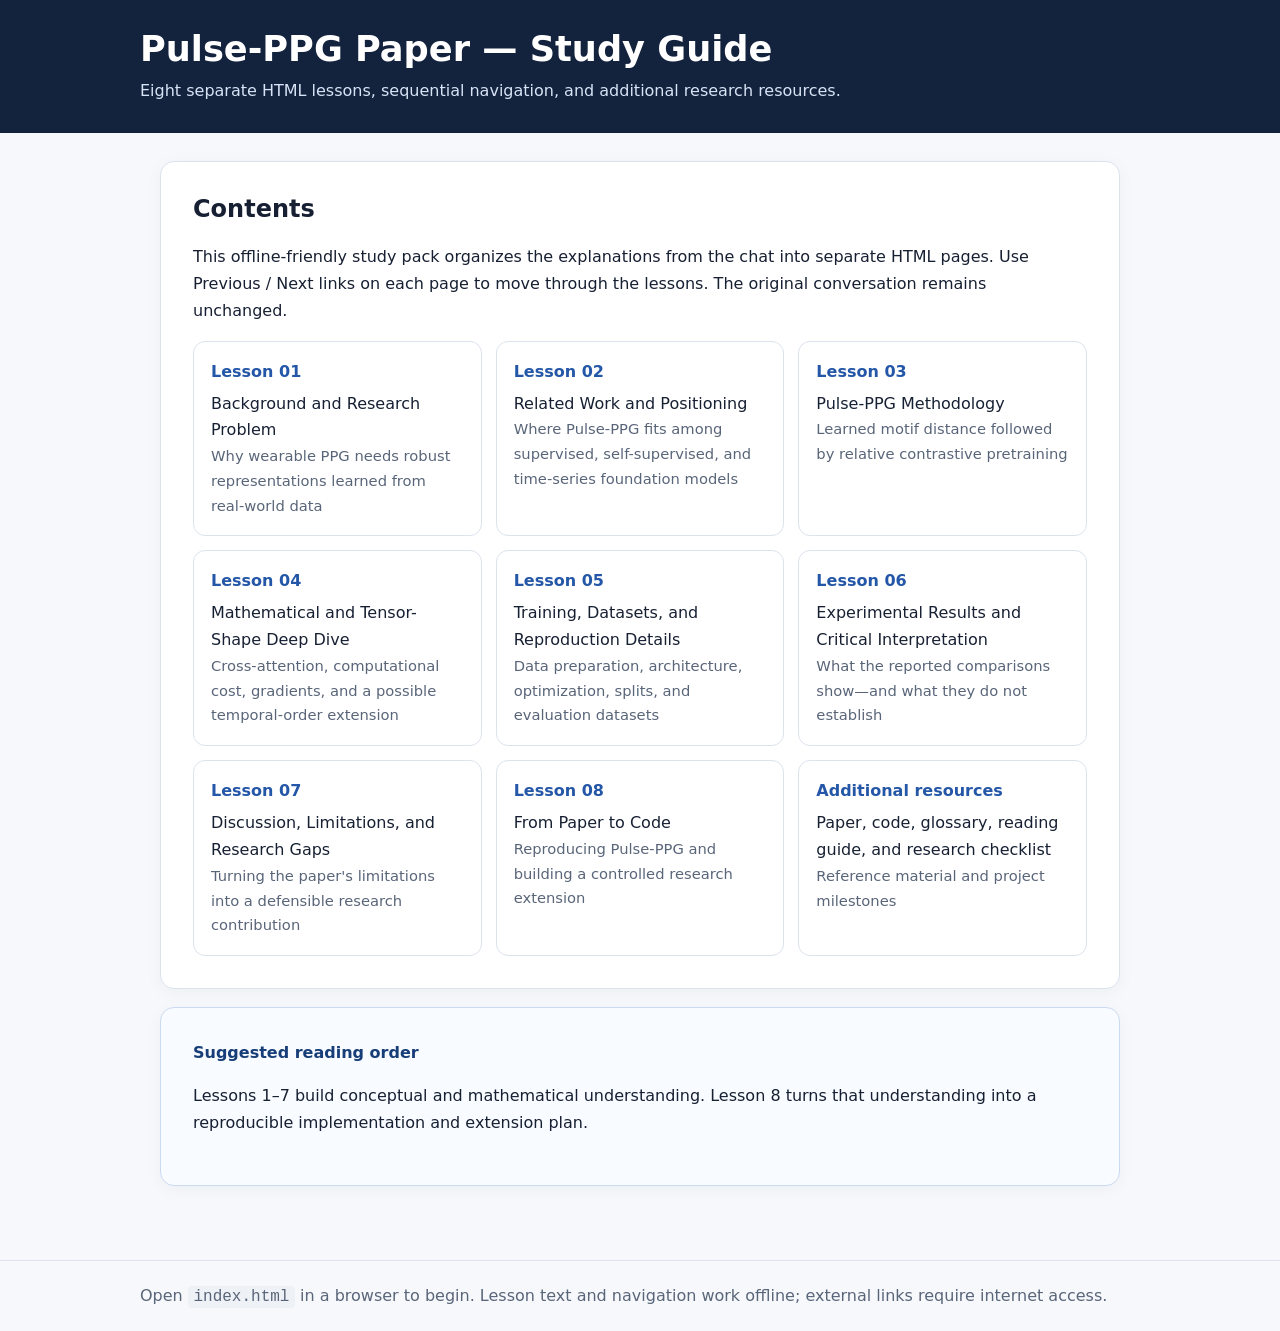
<file: Papers/Pulse-PPG/index.html>
<!doctype html><html lang="en"><head><meta charset="utf-8"><meta name="viewport" content="width=device-width,initial-scale=1"><title>Pulse-PPG Study Guide</title><link rel="stylesheet" href="style.css"></head><body><header><div class="wrap"><h1>Pulse-PPG Paper — Study Guide</h1><p>Eight separate HTML lessons, sequential navigation, and additional research resources.</p></div></header><main><section class="toc"><h2>Contents</h2><p>This offline-friendly study pack organizes the explanations from the chat into separate HTML pages. Use Previous / Next links on each page to move through the lessons. The original conversation remains unchanged.</p><div class="grid"><a class="lesson-card" href="lesson-01-background.html"><strong>Lesson 01</strong>Background and Research Problem<div class="small">Why wearable PPG needs robust representations learned from real-world data</div></a><a class="lesson-card" href="lesson-02-related-work.html"><strong>Lesson 02</strong>Related Work and Positioning<div class="small">Where Pulse-PPG fits among supervised, self-supervised, and time-series foundation models</div></a><a class="lesson-card" href="lesson-03-methodology.html"><strong>Lesson 03</strong>Pulse-PPG Methodology<div class="small">Learned motif distance followed by relative contrastive pretraining</div></a><a class="lesson-card" href="lesson-04-mathematics.html"><strong>Lesson 04</strong>Mathematical and Tensor-Shape Deep Dive<div class="small">Cross-attention, computational cost, gradients, and a possible temporal-order extension</div></a><a class="lesson-card" href="lesson-05-training-data.html"><strong>Lesson 05</strong>Training, Datasets, and Reproduction Details<div class="small">Data preparation, architecture, optimization, splits, and evaluation datasets</div></a><a class="lesson-card" href="lesson-06-results.html"><strong>Lesson 06</strong>Experimental Results and Critical Interpretation<div class="small">What the reported comparisons show—and what they do not establish</div></a><a class="lesson-card" href="lesson-07-limitations.html"><strong>Lesson 07</strong>Discussion, Limitations, and Research Gaps<div class="small">Turning the paper's limitations into a defensible research contribution</div></a><a class="lesson-card" href="lesson-08-implementation.html"><strong>Lesson 08</strong>From Paper to Code<div class="small">Reproducing Pulse-PPG and building a controlled research extension</div></a><a class="lesson-card" href="resources.html"><strong>Additional resources</strong>Paper, code, glossary, reading guide, and research checklist<div class="small">Reference material and project milestones</div></a></div></section><div class="callout"><strong>Suggested reading order</strong><p>Lessons 1–7 build conceptual and mathematical understanding. Lesson 8 turns that understanding into a reproducible implementation and extension plan.</p></div></main><footer><div class="wrap">Open <code>index.html</code> in a browser to begin. Lesson text and navigation work offline; external links require internet access.</div></footer></body></html>
</file>
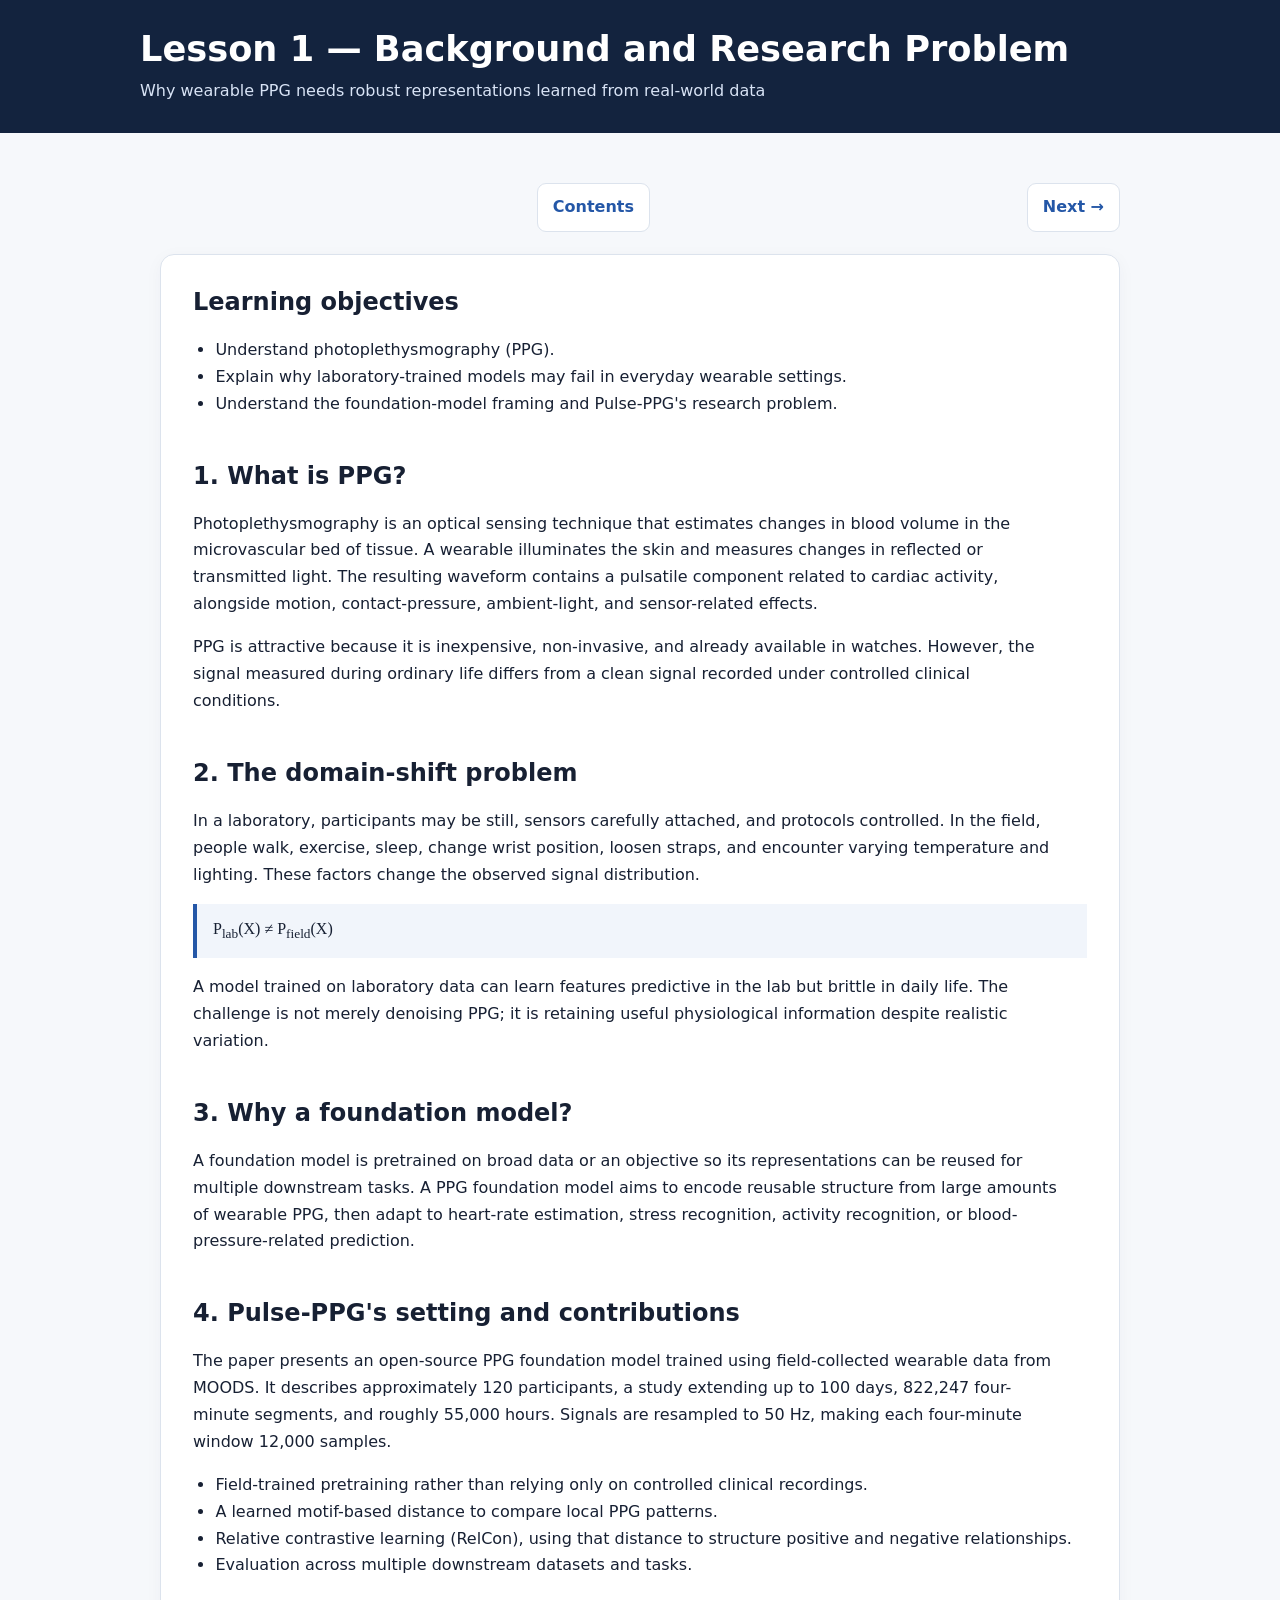
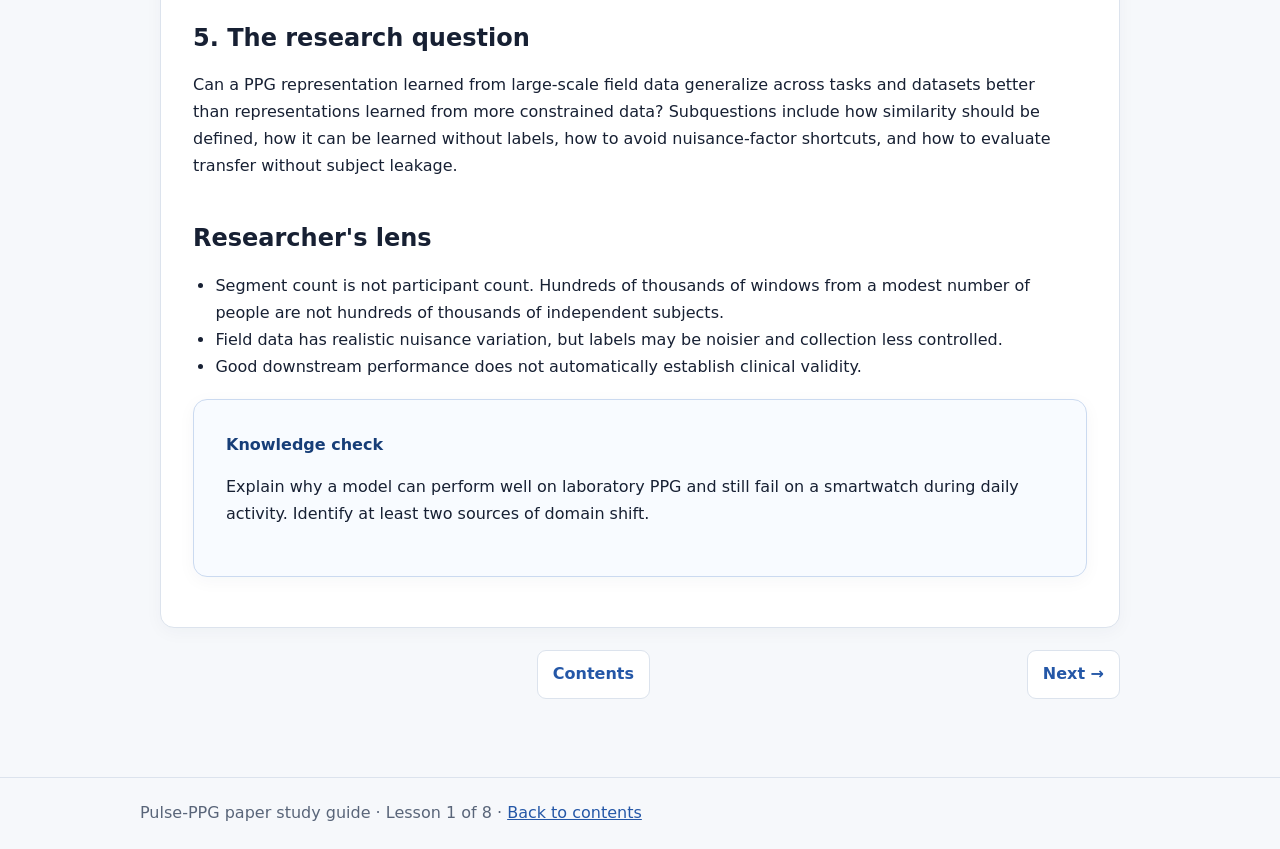
<file: Papers/Pulse-PPG/lesson-01-background.html>
<!doctype html><html lang="en"><head><meta charset="utf-8"><meta name="viewport" content="width=device-width,initial-scale=1"><title>Lesson 1 — Background and Research Problem | Pulse-PPG Study Guide</title><link rel="stylesheet" href="style.css"></head><body><header><div class="wrap"><h1>Lesson 1 — Background and Research Problem</h1><p>Why wearable PPG needs robust representations learned from real-world data</p></div></header><main><nav class="pager"><span></span><a href="index.html">Contents</a><a href="lesson-02-related-work.html">Next →</a></nav><article>
<h2>Learning objectives</h2><ul><li>Understand photoplethysmography (PPG).</li><li>Explain why laboratory-trained models may fail in everyday wearable settings.</li><li>Understand the foundation-model framing and Pulse-PPG's research problem.</li></ul>
<h2>1. What is PPG?</h2><p>Photoplethysmography is an optical sensing technique that estimates changes in blood volume in the microvascular bed of tissue. A wearable illuminates the skin and measures changes in reflected or transmitted light. The resulting waveform contains a pulsatile component related to cardiac activity, alongside motion, contact-pressure, ambient-light, and sensor-related effects.</p><p>PPG is attractive because it is inexpensive, non-invasive, and already available in watches. However, the signal measured during ordinary life differs from a clean signal recorded under controlled clinical conditions.</p>
<h2>2. The domain-shift problem</h2><p>In a laboratory, participants may be still, sensors carefully attached, and protocols controlled. In the field, people walk, exercise, sleep, change wrist position, loosen straps, and encounter varying temperature and lighting. These factors change the observed signal distribution.</p><div class="math">P<sub>lab</sub>(X) ≠ P<sub>field</sub>(X)</div><p>A model trained on laboratory data can learn features predictive in the lab but brittle in daily life. The challenge is not merely denoising PPG; it is retaining useful physiological information despite realistic variation.</p>
<h2>3. Why a foundation model?</h2><p>A foundation model is pretrained on broad data or an objective so its representations can be reused for multiple downstream tasks. A PPG foundation model aims to encode reusable structure from large amounts of wearable PPG, then adapt to heart-rate estimation, stress recognition, activity recognition, or blood-pressure-related prediction.</p>
<h2>4. Pulse-PPG's setting and contributions</h2><p>The paper presents an open-source PPG foundation model trained using field-collected wearable data from MOODS. It describes approximately 120 participants, a study extending up to 100 days, 822,247 four-minute segments, and roughly 55,000 hours. Signals are resampled to 50 Hz, making each four-minute window 12,000 samples.</p><ul><li>Field-trained pretraining rather than relying only on controlled clinical recordings.</li><li>A learned motif-based distance to compare local PPG patterns.</li><li>Relative contrastive learning (RelCon), using that distance to structure positive and negative relationships.</li><li>Evaluation across multiple downstream datasets and tasks.</li></ul>
<h2>5. The research question</h2><p>Can a PPG representation learned from large-scale field data generalize across tasks and datasets better than representations learned from more constrained data? Subquestions include how similarity should be defined, how it can be learned without labels, how to avoid nuisance-factor shortcuts, and how to evaluate transfer without subject leakage.</p>
<h2>Researcher's lens</h2><ul><li>Segment count is not participant count. Hundreds of thousands of windows from a modest number of people are not hundreds of thousands of independent subjects.</li><li>Field data has realistic nuisance variation, but labels may be noisier and collection less controlled.</li><li>Good downstream performance does not automatically establish clinical validity.</li></ul>
<div class="callout"><strong>Knowledge check</strong><p>Explain why a model can perform well on laboratory PPG and still fail on a smartwatch during daily activity. Identify at least two sources of domain shift.</p></div>
</article><nav class="pager"><span></span><a href="index.html">Contents</a><a href="lesson-02-related-work.html">Next →</a></nav></main><footer><div class="wrap">Pulse-PPG paper study guide · Lesson 1 of 8 · <a href="index.html">Back to contents</a></div></footer></body></html>
</file>
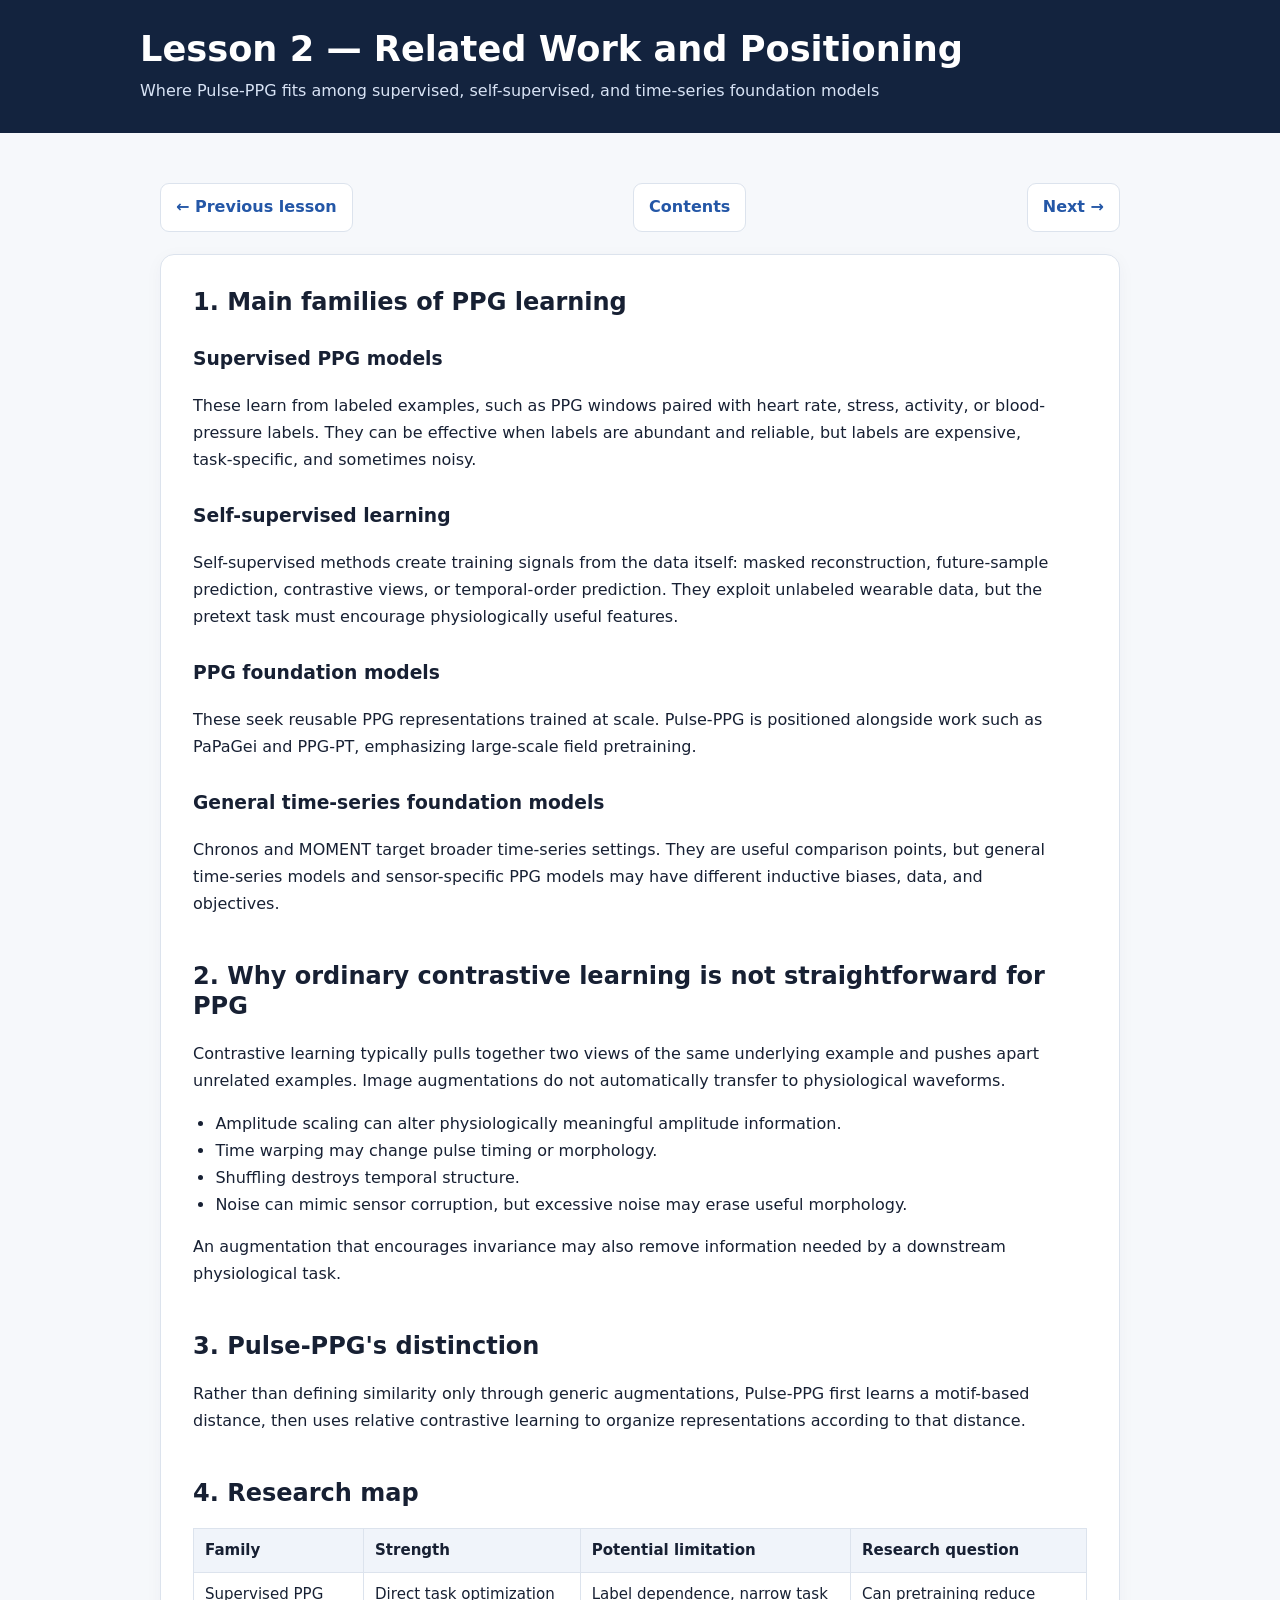
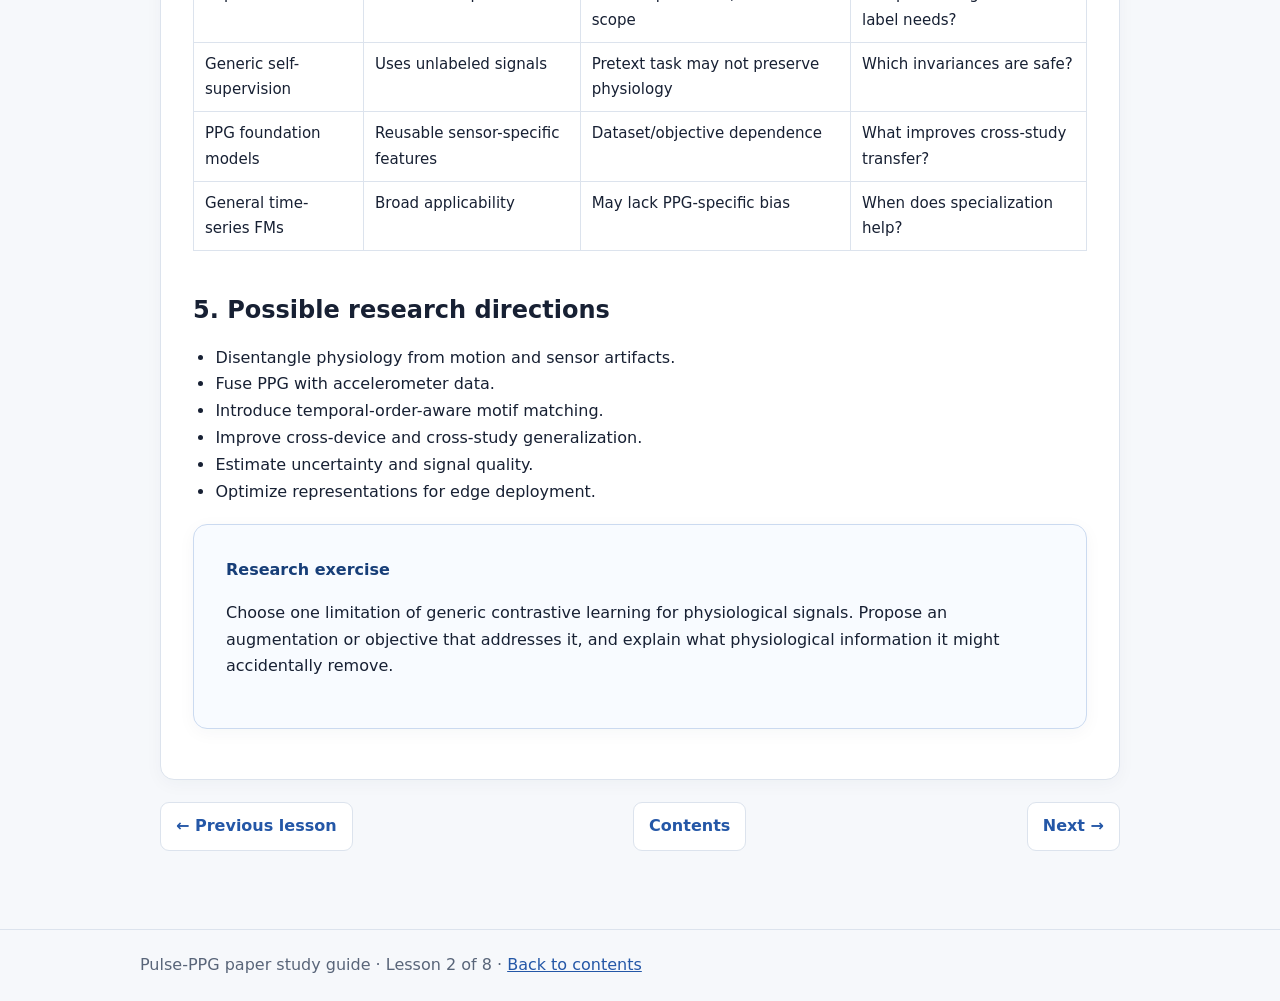
<file: Papers/Pulse-PPG/lesson-02-related-work.html>
<!doctype html><html lang="en"><head><meta charset="utf-8"><meta name="viewport" content="width=device-width,initial-scale=1"><title>Lesson 2 — Related Work and Positioning | Pulse-PPG Study Guide</title><link rel="stylesheet" href="style.css"></head><body><header><div class="wrap"><h1>Lesson 2 — Related Work and Positioning</h1><p>Where Pulse-PPG fits among supervised, self-supervised, and time-series foundation models</p></div></header><main><nav class="pager"><a href="lesson-01-background.html">← Previous lesson</a><a href="index.html">Contents</a><a href="lesson-03-methodology.html">Next →</a></nav><article>
<h2>1. Main families of PPG learning</h2><h3>Supervised PPG models</h3><p>These learn from labeled examples, such as PPG windows paired with heart rate, stress, activity, or blood-pressure labels. They can be effective when labels are abundant and reliable, but labels are expensive, task-specific, and sometimes noisy.</p>
<h3>Self-supervised learning</h3><p>Self-supervised methods create training signals from the data itself: masked reconstruction, future-sample prediction, contrastive views, or temporal-order prediction. They exploit unlabeled wearable data, but the pretext task must encourage physiologically useful features.</p>
<h3>PPG foundation models</h3><p>These seek reusable PPG representations trained at scale. Pulse-PPG is positioned alongside work such as PaPaGei and PPG-PT, emphasizing large-scale field pretraining.</p>
<h3>General time-series foundation models</h3><p>Chronos and MOMENT target broader time-series settings. They are useful comparison points, but general time-series models and sensor-specific PPG models may have different inductive biases, data, and objectives.</p>
<h2>2. Why ordinary contrastive learning is not straightforward for PPG</h2><p>Contrastive learning typically pulls together two views of the same underlying example and pushes apart unrelated examples. Image augmentations do not automatically transfer to physiological waveforms.</p><ul><li>Amplitude scaling can alter physiologically meaningful amplitude information.</li><li>Time warping may change pulse timing or morphology.</li><li>Shuffling destroys temporal structure.</li><li>Noise can mimic sensor corruption, but excessive noise may erase useful morphology.</li></ul><p>An augmentation that encourages invariance may also remove information needed by a downstream physiological task.</p>
<h2>3. Pulse-PPG's distinction</h2><p>Rather than defining similarity only through generic augmentations, Pulse-PPG first learns a motif-based distance, then uses relative contrastive learning to organize representations according to that distance.</p>
<h2>4. Research map</h2><table><thead><tr><th>Family</th><th>Strength</th><th>Potential limitation</th><th>Research question</th></tr></thead><tbody><tr><td>Supervised PPG</td><td>Direct task optimization</td><td>Label dependence, narrow task scope</td><td>Can pretraining reduce label needs?</td></tr><tr><td>Generic self-supervision</td><td>Uses unlabeled signals</td><td>Pretext task may not preserve physiology</td><td>Which invariances are safe?</td></tr><tr><td>PPG foundation models</td><td>Reusable sensor-specific features</td><td>Dataset/objective dependence</td><td>What improves cross-study transfer?</td></tr><tr><td>General time-series FMs</td><td>Broad applicability</td><td>May lack PPG-specific bias</td><td>When does specialization help?</td></tr></tbody></table>
<h2>5. Possible research directions</h2><ul><li>Disentangle physiology from motion and sensor artifacts.</li><li>Fuse PPG with accelerometer data.</li><li>Introduce temporal-order-aware motif matching.</li><li>Improve cross-device and cross-study generalization.</li><li>Estimate uncertainty and signal quality.</li><li>Optimize representations for edge deployment.</li></ul><div class="callout"><strong>Research exercise</strong><p>Choose one limitation of generic contrastive learning for physiological signals. Propose an augmentation or objective that addresses it, and explain what physiological information it might accidentally remove.</p></div>
</article><nav class="pager"><a href="lesson-01-background.html">← Previous lesson</a><a href="index.html">Contents</a><a href="lesson-03-methodology.html">Next →</a></nav></main><footer><div class="wrap">Pulse-PPG paper study guide · Lesson 2 of 8 · <a href="index.html">Back to contents</a></div></footer></body></html>
</file>
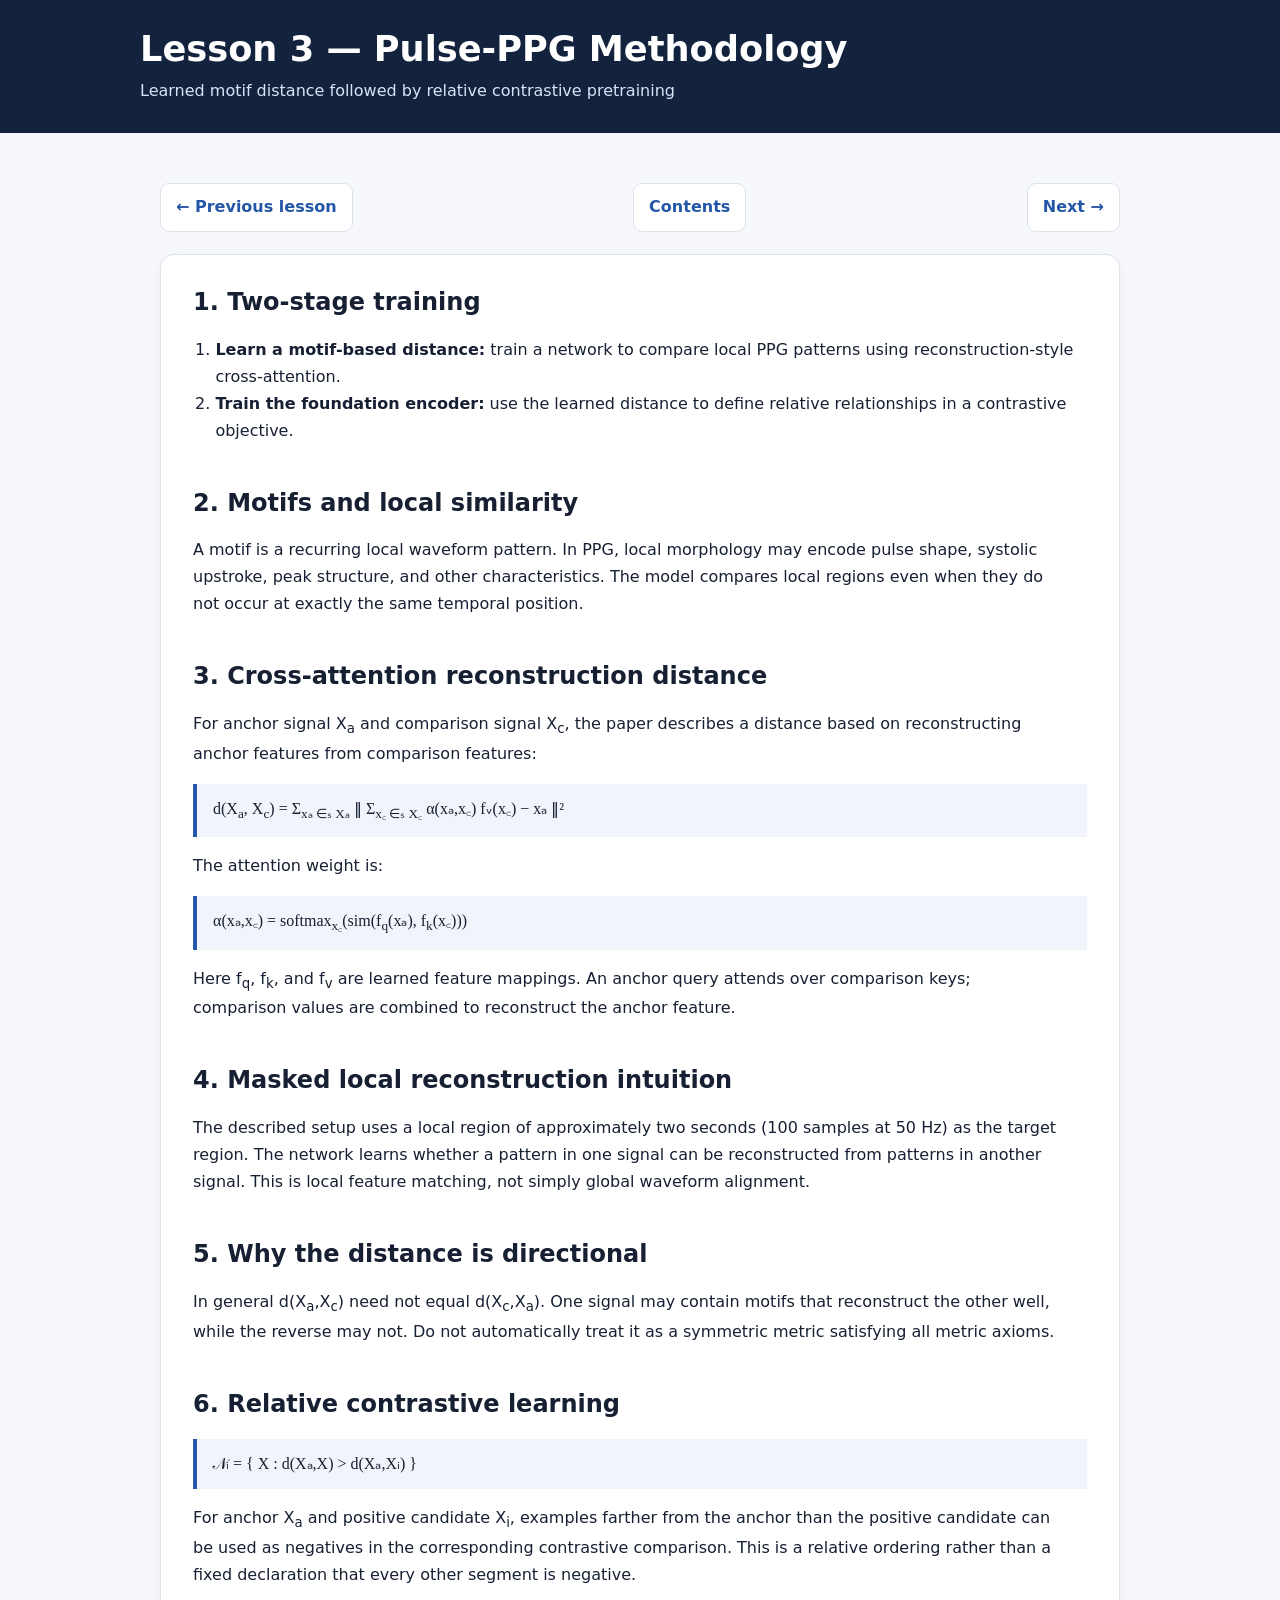
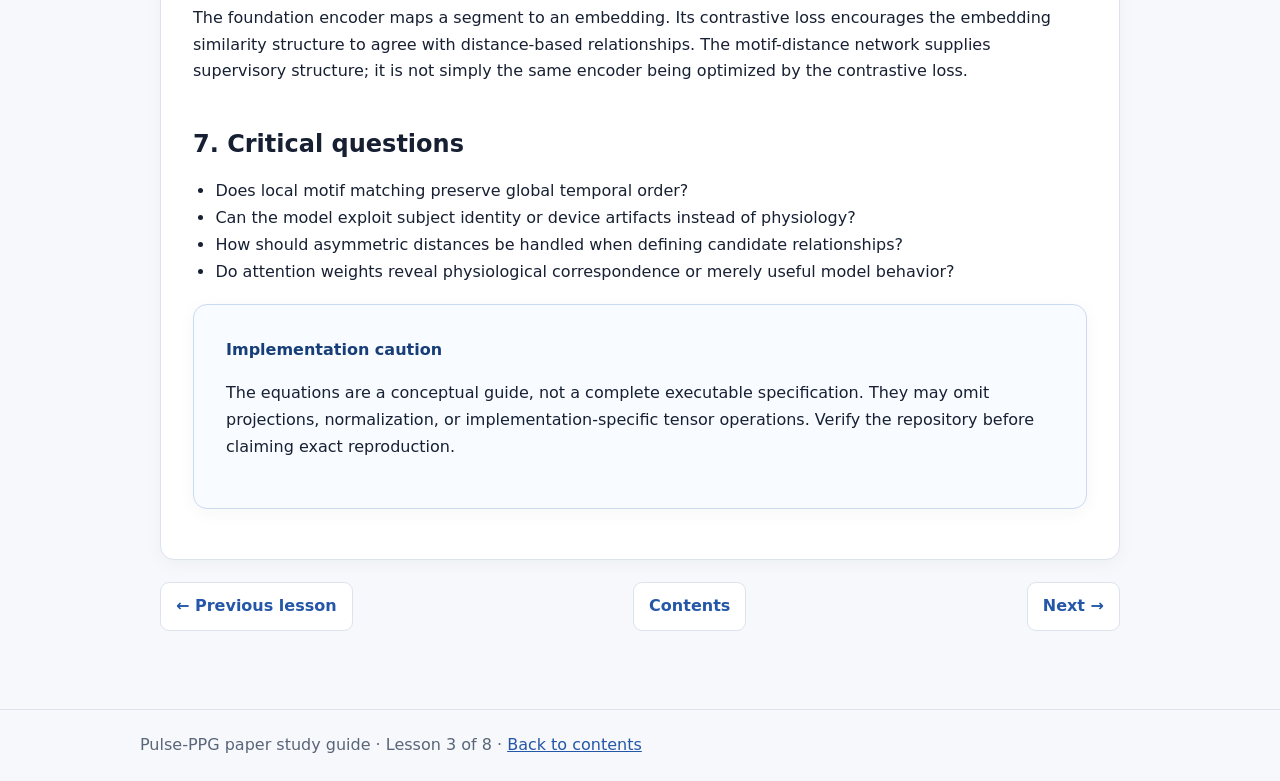
<file: Papers/Pulse-PPG/lesson-03-methodology.html>
<!doctype html><html lang="en"><head><meta charset="utf-8"><meta name="viewport" content="width=device-width,initial-scale=1"><title>Lesson 3 — Pulse-PPG Methodology | Pulse-PPG Study Guide</title><link rel="stylesheet" href="style.css"></head><body><header><div class="wrap"><h1>Lesson 3 — Pulse-PPG Methodology</h1><p>Learned motif distance followed by relative contrastive pretraining</p></div></header><main><nav class="pager"><a href="lesson-02-related-work.html">← Previous lesson</a><a href="index.html">Contents</a><a href="lesson-04-mathematics.html">Next →</a></nav><article>
<h2>1. Two-stage training</h2><ol><li><strong>Learn a motif-based distance:</strong> train a network to compare local PPG patterns using reconstruction-style cross-attention.</li><li><strong>Train the foundation encoder:</strong> use the learned distance to define relative relationships in a contrastive objective.</li></ol>
<h2>2. Motifs and local similarity</h2><p>A motif is a recurring local waveform pattern. In PPG, local morphology may encode pulse shape, systolic upstroke, peak structure, and other characteristics. The model compares local regions even when they do not occur at exactly the same temporal position.</p>
<h2>3. Cross-attention reconstruction distance</h2><p>For anchor signal X<sub>a</sub> and comparison signal X<sub>c</sub>, the paper describes a distance based on reconstructing anchor features from comparison features:</p><div class="math">d(X<sub>a</sub>, X<sub>c</sub>) = Σ<sub>xₐ ∈ₛ Xₐ</sub> ‖ Σ<sub>x꜀ ∈ₛ X꜀</sub> α(xₐ,x꜀) fᵥ(x꜀) − xₐ ‖²</div><p>The attention weight is:</p><div class="math">α(xₐ,x꜀) = softmax<sub>x꜀</sub>(sim(f<sub>q</sub>(xₐ), f<sub>k</sub>(x꜀)))</div><p>Here f<sub>q</sub>, f<sub>k</sub>, and f<sub>v</sub> are learned feature mappings. An anchor query attends over comparison keys; comparison values are combined to reconstruct the anchor feature.</p>
<h2>4. Masked local reconstruction intuition</h2><p>The described setup uses a local region of approximately two seconds (100 samples at 50 Hz) as the target region. The network learns whether a pattern in one signal can be reconstructed from patterns in another signal. This is local feature matching, not simply global waveform alignment.</p>
<h2>5. Why the distance is directional</h2><p>In general d(X<sub>a</sub>,X<sub>c</sub>) need not equal d(X<sub>c</sub>,X<sub>a</sub>). One signal may contain motifs that reconstruct the other well, while the reverse may not. Do not automatically treat it as a symmetric metric satisfying all metric axioms.</p>
<h2>6. Relative contrastive learning</h2><div class="math">𝒩ᵢ = { X : d(Xₐ,X) &gt; d(Xₐ,Xᵢ) }</div><p>For anchor X<sub>a</sub> and positive candidate X<sub>i</sub>, examples farther from the anchor than the positive candidate can be used as negatives in the corresponding contrastive comparison. This is a relative ordering rather than a fixed declaration that every other segment is negative.</p><p>The foundation encoder maps a segment to an embedding. Its contrastive loss encourages the embedding similarity structure to agree with distance-based relationships. The motif-distance network supplies supervisory structure; it is not simply the same encoder being optimized by the contrastive loss.</p>
<h2>7. Critical questions</h2><ul><li>Does local motif matching preserve global temporal order?</li><li>Can the model exploit subject identity or device artifacts instead of physiology?</li><li>How should asymmetric distances be handled when defining candidate relationships?</li><li>Do attention weights reveal physiological correspondence or merely useful model behavior?</li></ul><div class="callout"><strong>Implementation caution</strong><p>The equations are a conceptual guide, not a complete executable specification. They may omit projections, normalization, or implementation-specific tensor operations. Verify the repository before claiming exact reproduction.</p></div>
</article><nav class="pager"><a href="lesson-02-related-work.html">← Previous lesson</a><a href="index.html">Contents</a><a href="lesson-04-mathematics.html">Next →</a></nav></main><footer><div class="wrap">Pulse-PPG paper study guide · Lesson 3 of 8 · <a href="index.html">Back to contents</a></div></footer></body></html>
</file>
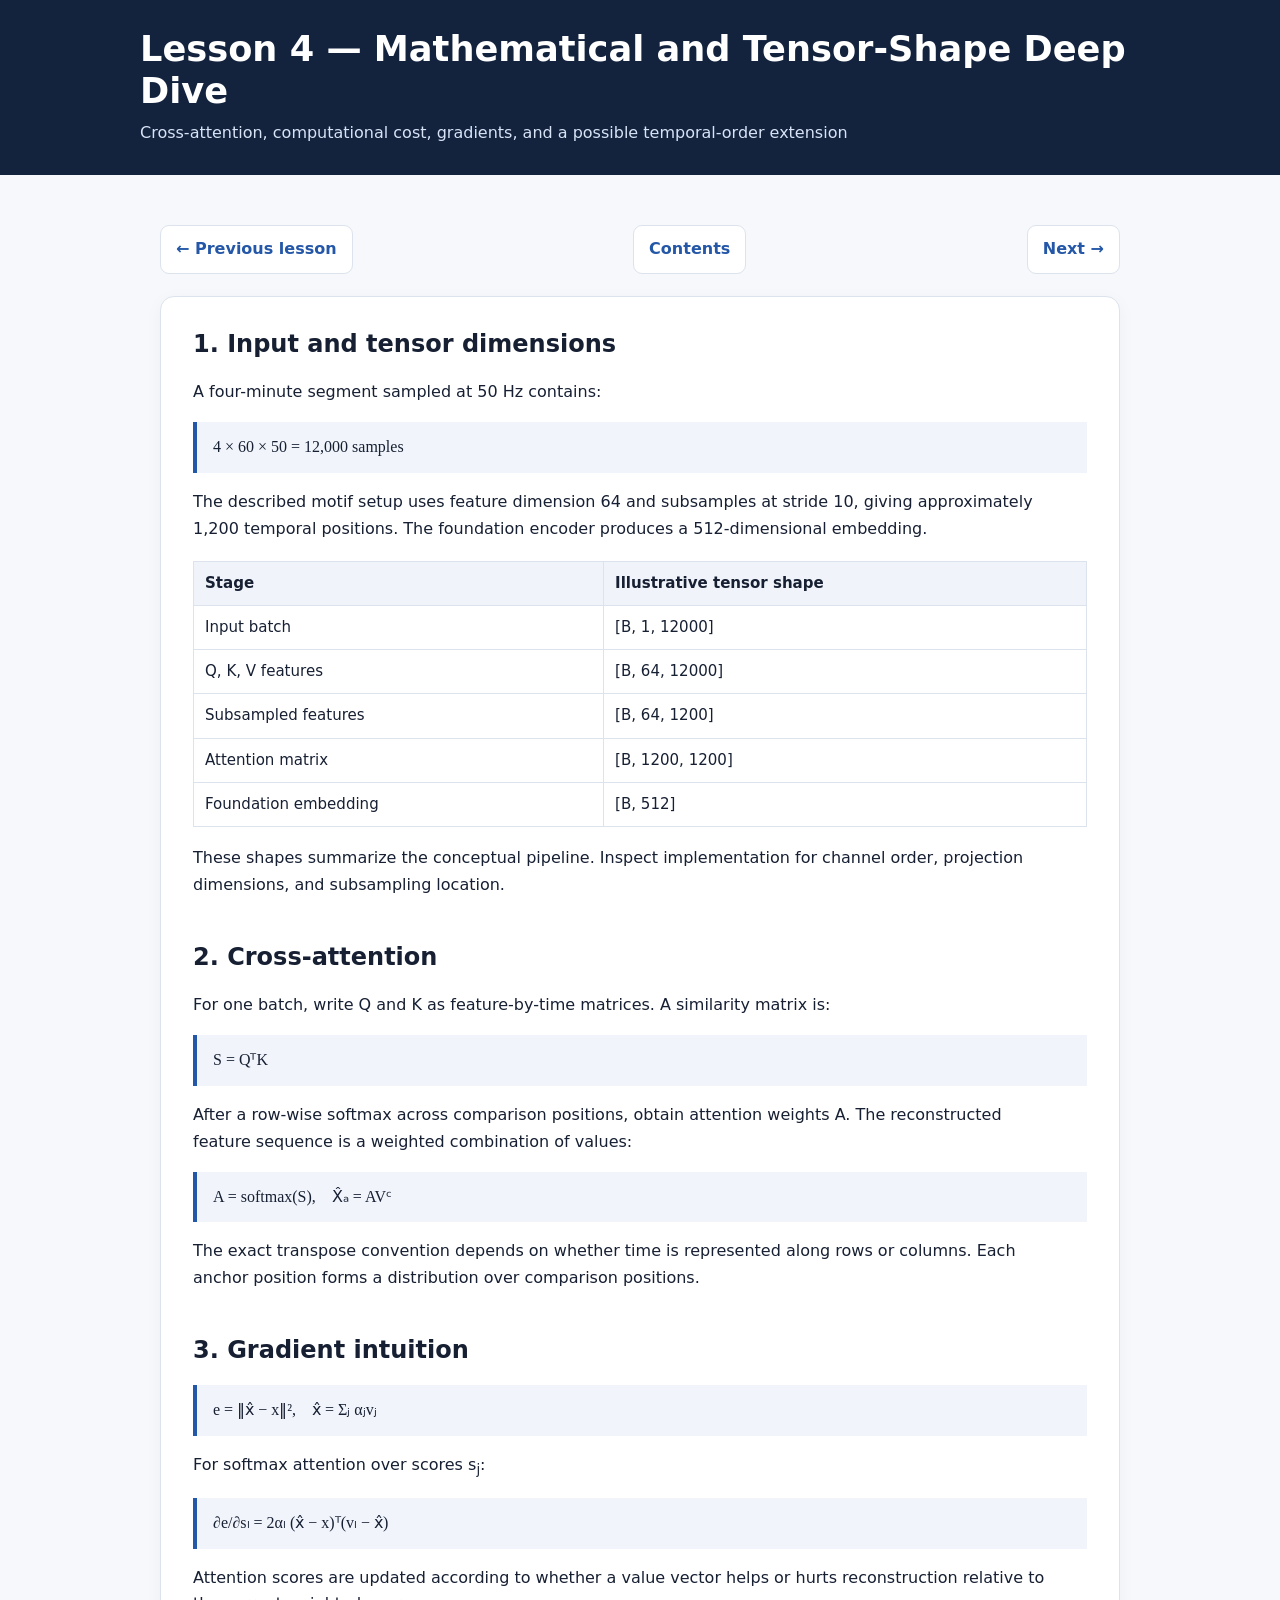
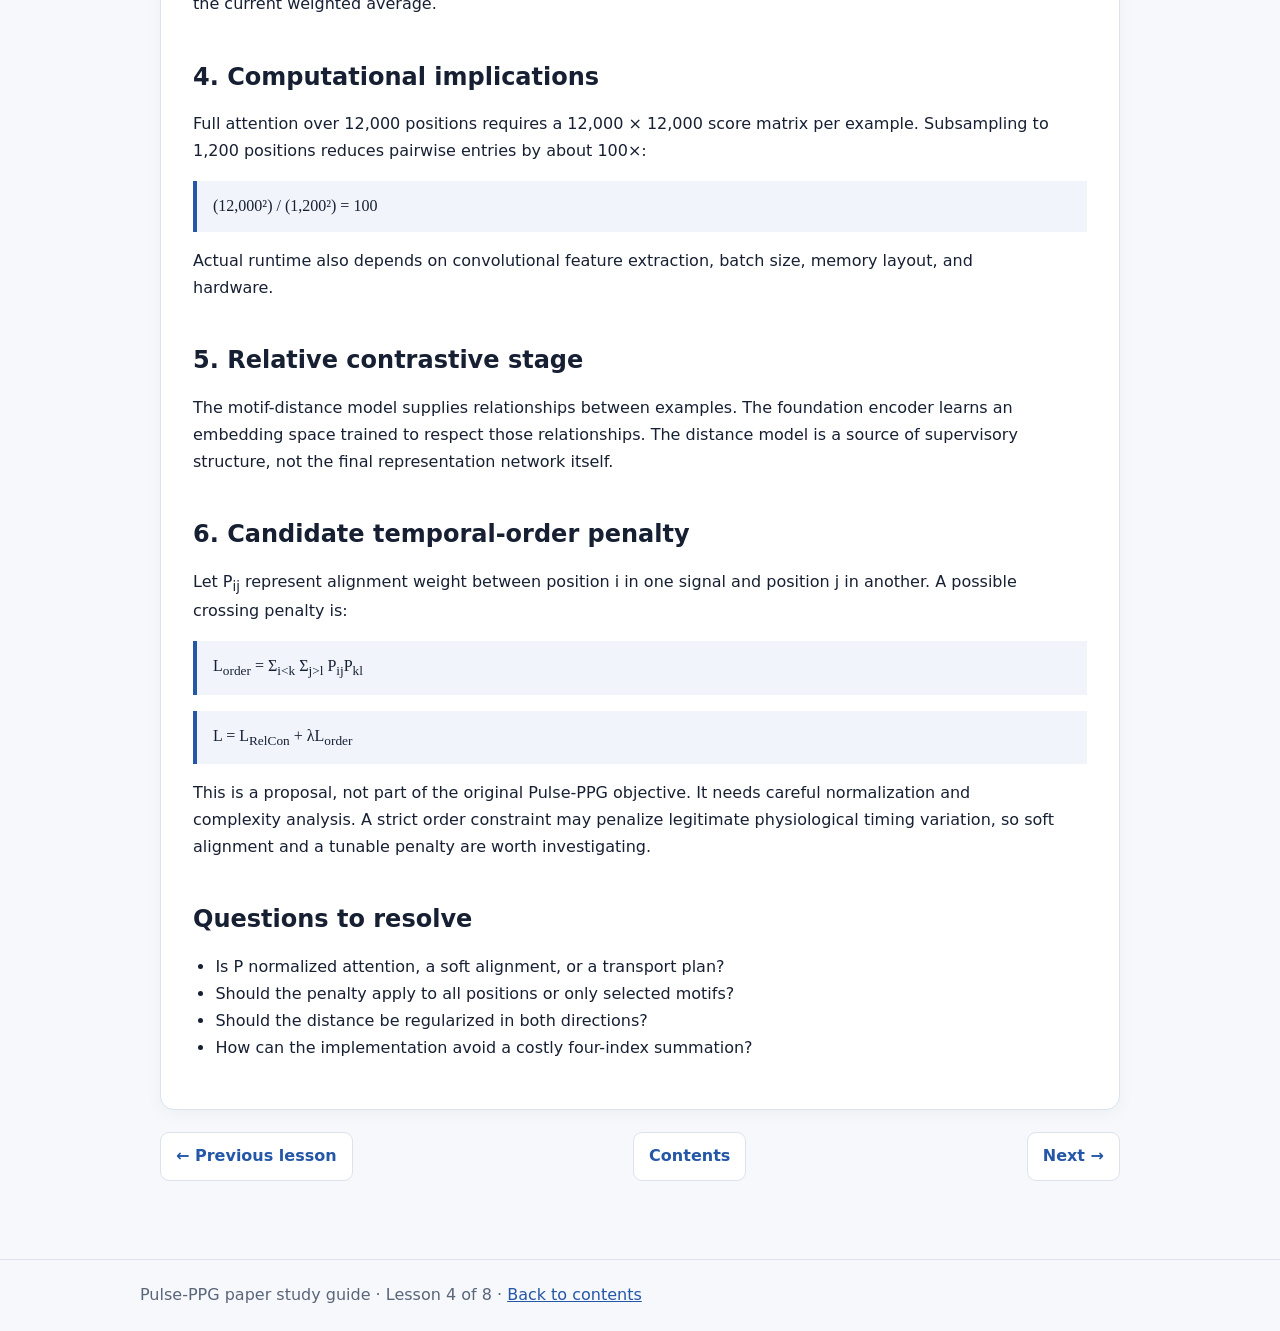
<file: Papers/Pulse-PPG/lesson-04-mathematics.html>
<!doctype html><html lang="en"><head><meta charset="utf-8"><meta name="viewport" content="width=device-width,initial-scale=1"><title>Lesson 4 — Mathematical and Tensor-Shape Deep Dive | Pulse-PPG Study Guide</title><link rel="stylesheet" href="style.css"></head><body><header><div class="wrap"><h1>Lesson 4 — Mathematical and Tensor-Shape Deep Dive</h1><p>Cross-attention, computational cost, gradients, and a possible temporal-order extension</p></div></header><main><nav class="pager"><a href="lesson-03-methodology.html">← Previous lesson</a><a href="index.html">Contents</a><a href="lesson-05-training-data.html">Next →</a></nav><article>
<h2>1. Input and tensor dimensions</h2><p>A four-minute segment sampled at 50 Hz contains:</p><div class="math">4 × 60 × 50 = 12,000 samples</div><p>The described motif setup uses feature dimension 64 and subsamples at stride 10, giving approximately 1,200 temporal positions. The foundation encoder produces a 512-dimensional embedding.</p><table><thead><tr><th>Stage</th><th>Illustrative tensor shape</th></tr></thead><tbody><tr><td>Input batch</td><td>[B, 1, 12000]</td></tr><tr><td>Q, K, V features</td><td>[B, 64, 12000]</td></tr><tr><td>Subsampled features</td><td>[B, 64, 1200]</td></tr><tr><td>Attention matrix</td><td>[B, 1200, 1200]</td></tr><tr><td>Foundation embedding</td><td>[B, 512]</td></tr></tbody></table><p>These shapes summarize the conceptual pipeline. Inspect implementation for channel order, projection dimensions, and subsampling location.</p>
<h2>2. Cross-attention</h2><p>For one batch, write Q and K as feature-by-time matrices. A similarity matrix is:</p><div class="math">S = QᵀK</div><p>After a row-wise softmax across comparison positions, obtain attention weights A. The reconstructed feature sequence is a weighted combination of values:</p><div class="math">A = softmax(S), &nbsp;&nbsp; X̂ₐ = AVᶜ</div><p>The exact transpose convention depends on whether time is represented along rows or columns. Each anchor position forms a distribution over comparison positions.</p>
<h2>3. Gradient intuition</h2><div class="math">e = ‖x̂ − x‖², &nbsp;&nbsp; x̂ = Σⱼ αⱼvⱼ</div><p>For softmax attention over scores s<sub>j</sub>:</p><div class="math">∂e/∂sₗ = 2αₗ (x̂ − x)ᵀ(vₗ − x̂)</div><p>Attention scores are updated according to whether a value vector helps or hurts reconstruction relative to the current weighted average.</p>
<h2>4. Computational implications</h2><p>Full attention over 12,000 positions requires a 12,000 × 12,000 score matrix per example. Subsampling to 1,200 positions reduces pairwise entries by about 100×:</p><div class="math">(12,000²) / (1,200²) = 100</div><p>Actual runtime also depends on convolutional feature extraction, batch size, memory layout, and hardware.</p>
<h2>5. Relative contrastive stage</h2><p>The motif-distance model supplies relationships between examples. The foundation encoder learns an embedding space trained to respect those relationships. The distance model is a source of supervisory structure, not the final representation network itself.</p>
<h2>6. Candidate temporal-order penalty</h2><p>Let P<sub>ij</sub> represent alignment weight between position i in one signal and position j in another. A possible crossing penalty is:</p><div class="math">L<sub>order</sub> = Σ<sub>i&lt;k</sub> Σ<sub>j&gt;l</sub> P<sub>ij</sub>P<sub>kl</sub></div><div class="math">L = L<sub>RelCon</sub> + λL<sub>order</sub></div><p>This is a proposal, not part of the original Pulse-PPG objective. It needs careful normalization and complexity analysis. A strict order constraint may penalize legitimate physiological timing variation, so soft alignment and a tunable penalty are worth investigating.</p>
<h2>Questions to resolve</h2><ul><li>Is P normalized attention, a soft alignment, or a transport plan?</li><li>Should the penalty apply to all positions or only selected motifs?</li><li>Should the distance be regularized in both directions?</li><li>How can the implementation avoid a costly four-index summation?</li></ul>
</article><nav class="pager"><a href="lesson-03-methodology.html">← Previous lesson</a><a href="index.html">Contents</a><a href="lesson-05-training-data.html">Next →</a></nav></main><footer><div class="wrap">Pulse-PPG paper study guide · Lesson 4 of 8 · <a href="index.html">Back to contents</a></div></footer></body></html>
</file>
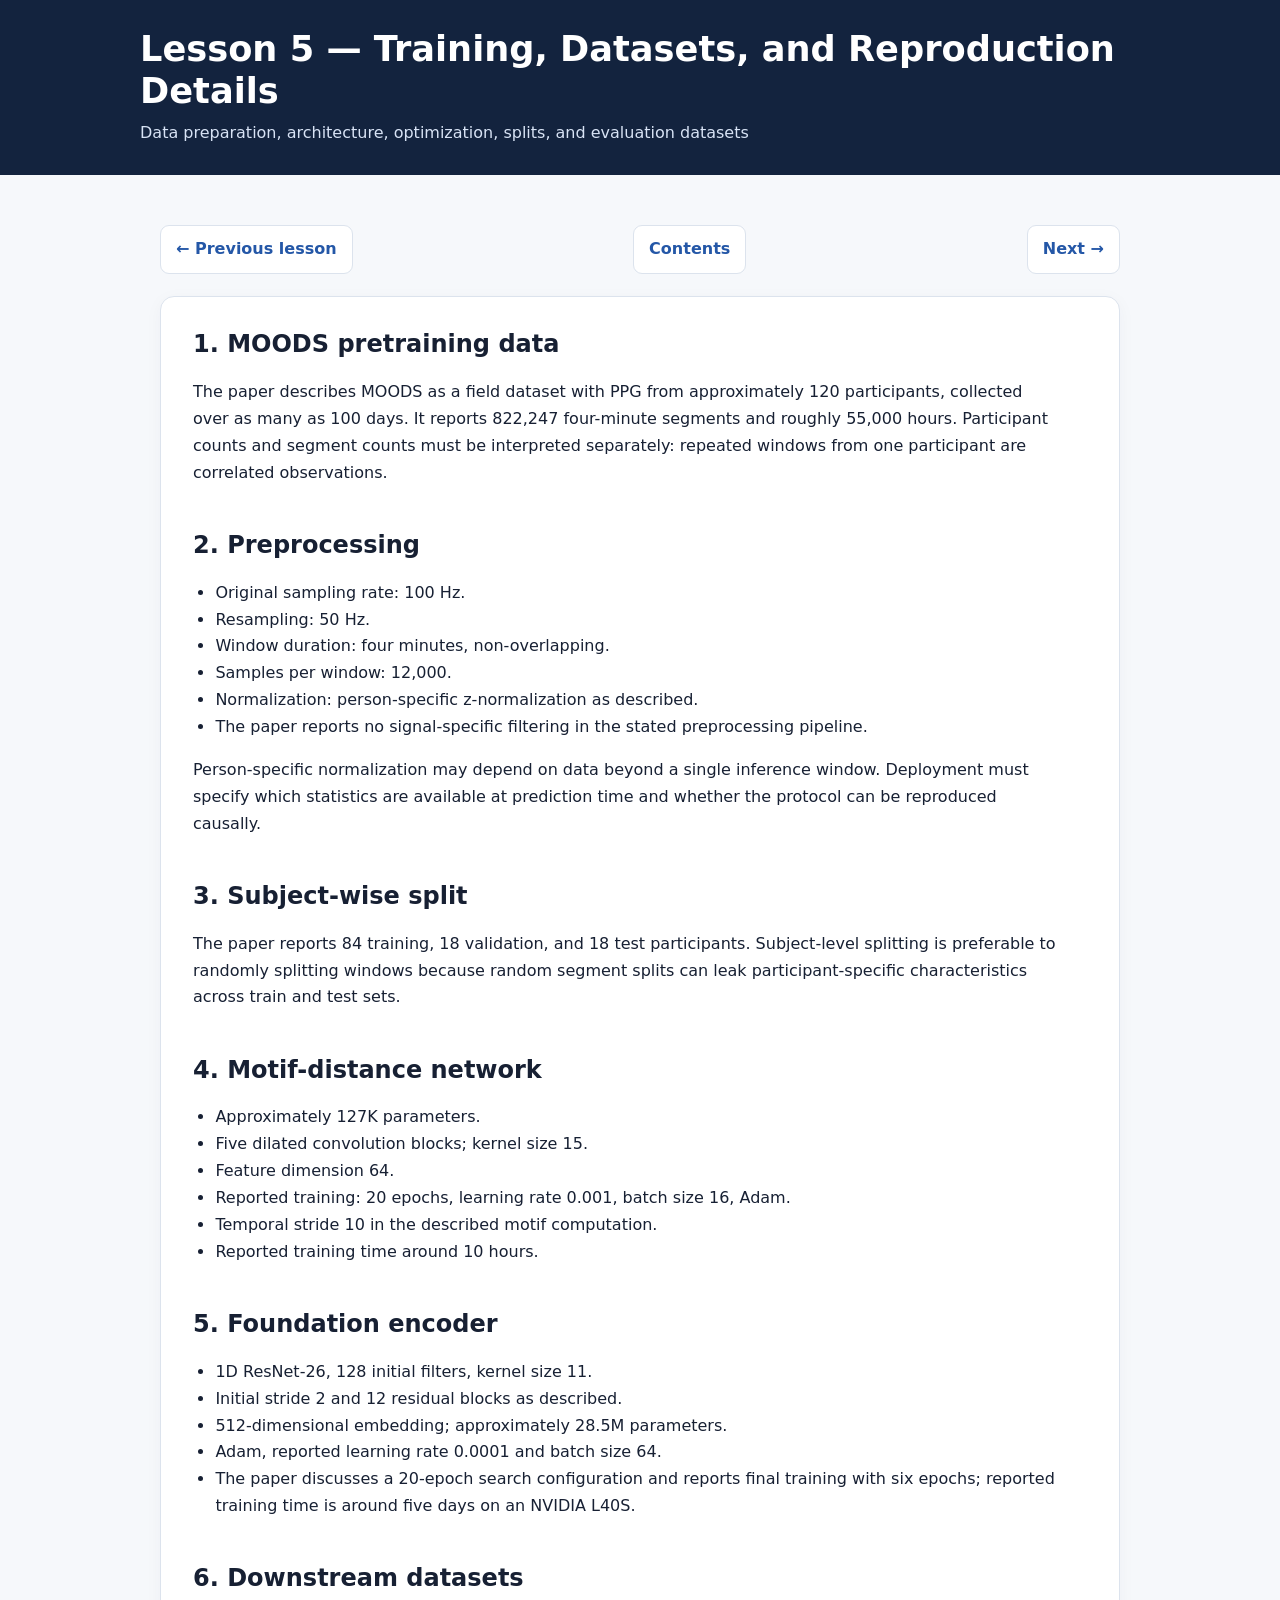
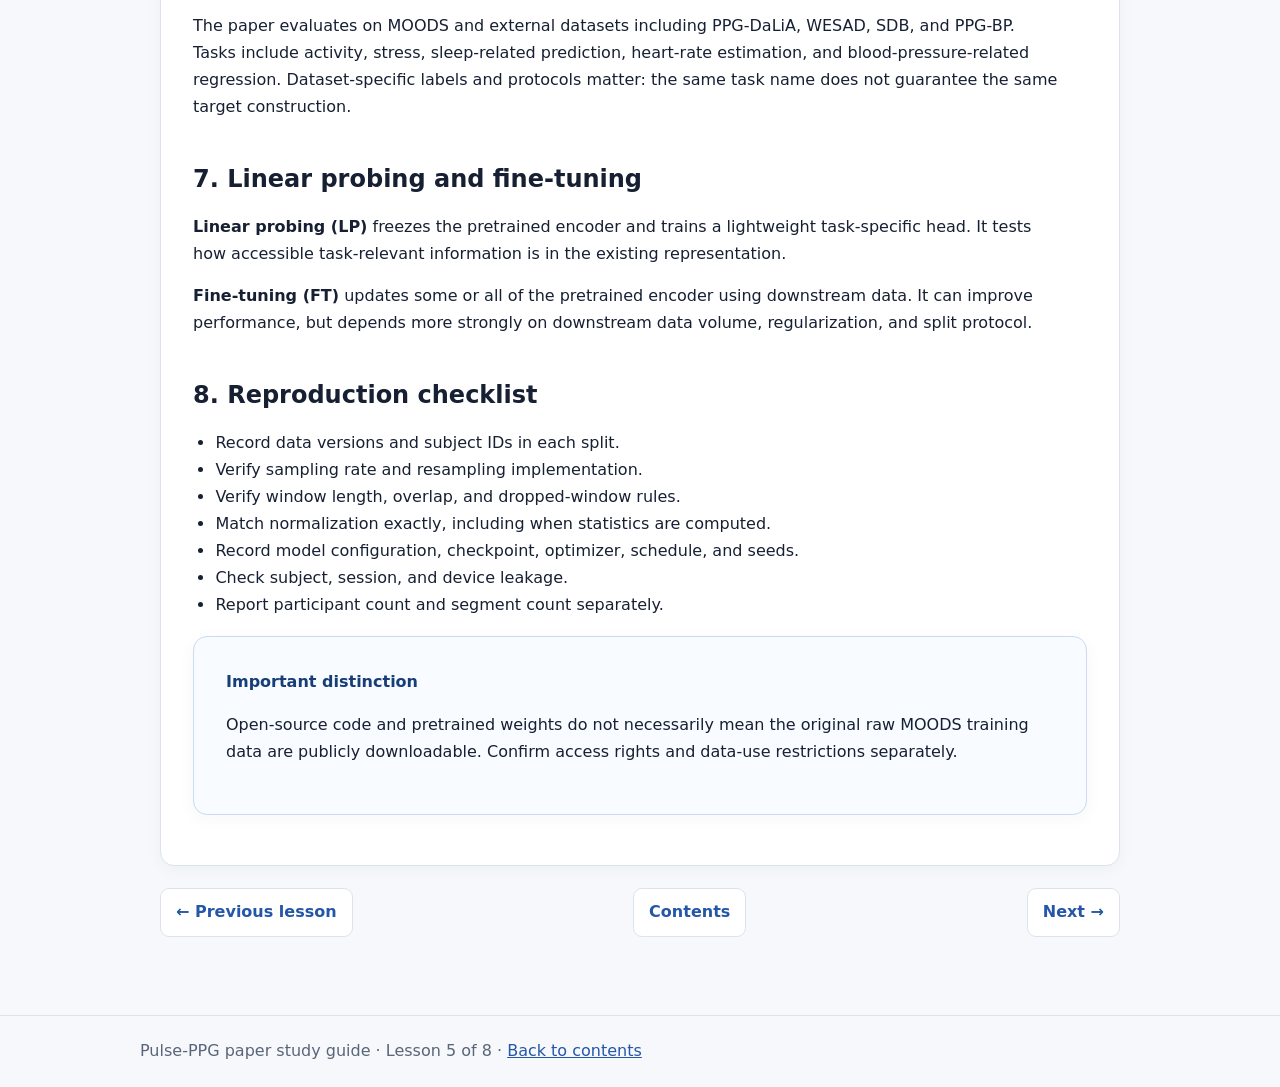
<file: Papers/Pulse-PPG/lesson-05-training-data.html>
<!doctype html><html lang="en"><head><meta charset="utf-8"><meta name="viewport" content="width=device-width,initial-scale=1"><title>Lesson 5 — Training, Datasets, and Reproduction Details | Pulse-PPG Study Guide</title><link rel="stylesheet" href="style.css"></head><body><header><div class="wrap"><h1>Lesson 5 — Training, Datasets, and Reproduction Details</h1><p>Data preparation, architecture, optimization, splits, and evaluation datasets</p></div></header><main><nav class="pager"><a href="lesson-04-mathematics.html">← Previous lesson</a><a href="index.html">Contents</a><a href="lesson-06-results.html">Next →</a></nav><article>
<h2>1. MOODS pretraining data</h2><p>The paper describes MOODS as a field dataset with PPG from approximately 120 participants, collected over as many as 100 days. It reports 822,247 four-minute segments and roughly 55,000 hours. Participant counts and segment counts must be interpreted separately: repeated windows from one participant are correlated observations.</p>
<h2>2. Preprocessing</h2><ul><li>Original sampling rate: 100 Hz.</li><li>Resampling: 50 Hz.</li><li>Window duration: four minutes, non-overlapping.</li><li>Samples per window: 12,000.</li><li>Normalization: person-specific z-normalization as described.</li><li>The paper reports no signal-specific filtering in the stated preprocessing pipeline.</li></ul><p>Person-specific normalization may depend on data beyond a single inference window. Deployment must specify which statistics are available at prediction time and whether the protocol can be reproduced causally.</p>
<h2>3. Subject-wise split</h2><p>The paper reports 84 training, 18 validation, and 18 test participants. Subject-level splitting is preferable to randomly splitting windows because random segment splits can leak participant-specific characteristics across train and test sets.</p>
<h2>4. Motif-distance network</h2><ul><li>Approximately 127K parameters.</li><li>Five dilated convolution blocks; kernel size 15.</li><li>Feature dimension 64.</li><li>Reported training: 20 epochs, learning rate 0.001, batch size 16, Adam.</li><li>Temporal stride 10 in the described motif computation.</li><li>Reported training time around 10 hours.</li></ul>
<h2>5. Foundation encoder</h2><ul><li>1D ResNet-26, 128 initial filters, kernel size 11.</li><li>Initial stride 2 and 12 residual blocks as described.</li><li>512-dimensional embedding; approximately 28.5M parameters.</li><li>Adam, reported learning rate 0.0001 and batch size 64.</li><li>The paper discusses a 20-epoch search configuration and reports final training with six epochs; reported training time is around five days on an NVIDIA L40S.</li></ul>
<h2>6. Downstream datasets</h2><p>The paper evaluates on MOODS and external datasets including PPG-DaLiA, WESAD, SDB, and PPG-BP. Tasks include activity, stress, sleep-related prediction, heart-rate estimation, and blood-pressure-related regression. Dataset-specific labels and protocols matter: the same task name does not guarantee the same target construction.</p>
<h2>7. Linear probing and fine-tuning</h2><p><strong>Linear probing (LP)</strong> freezes the pretrained encoder and trains a lightweight task-specific head. It tests how accessible task-relevant information is in the existing representation.</p><p><strong>Fine-tuning (FT)</strong> updates some or all of the pretrained encoder using downstream data. It can improve performance, but depends more strongly on downstream data volume, regularization, and split protocol.</p>
<h2>8. Reproduction checklist</h2><ul><li>Record data versions and subject IDs in each split.</li><li>Verify sampling rate and resampling implementation.</li><li>Verify window length, overlap, and dropped-window rules.</li><li>Match normalization exactly, including when statistics are computed.</li><li>Record model configuration, checkpoint, optimizer, schedule, and seeds.</li><li>Check subject, session, and device leakage.</li><li>Report participant count and segment count separately.</li></ul><div class="callout"><strong>Important distinction</strong><p>Open-source code and pretrained weights do not necessarily mean the original raw MOODS training data are publicly downloadable. Confirm access rights and data-use restrictions separately.</p></div>
</article><nav class="pager"><a href="lesson-04-mathematics.html">← Previous lesson</a><a href="index.html">Contents</a><a href="lesson-06-results.html">Next →</a></nav></main><footer><div class="wrap">Pulse-PPG paper study guide · Lesson 5 of 8 · <a href="index.html">Back to contents</a></div></footer></body></html>
</file>
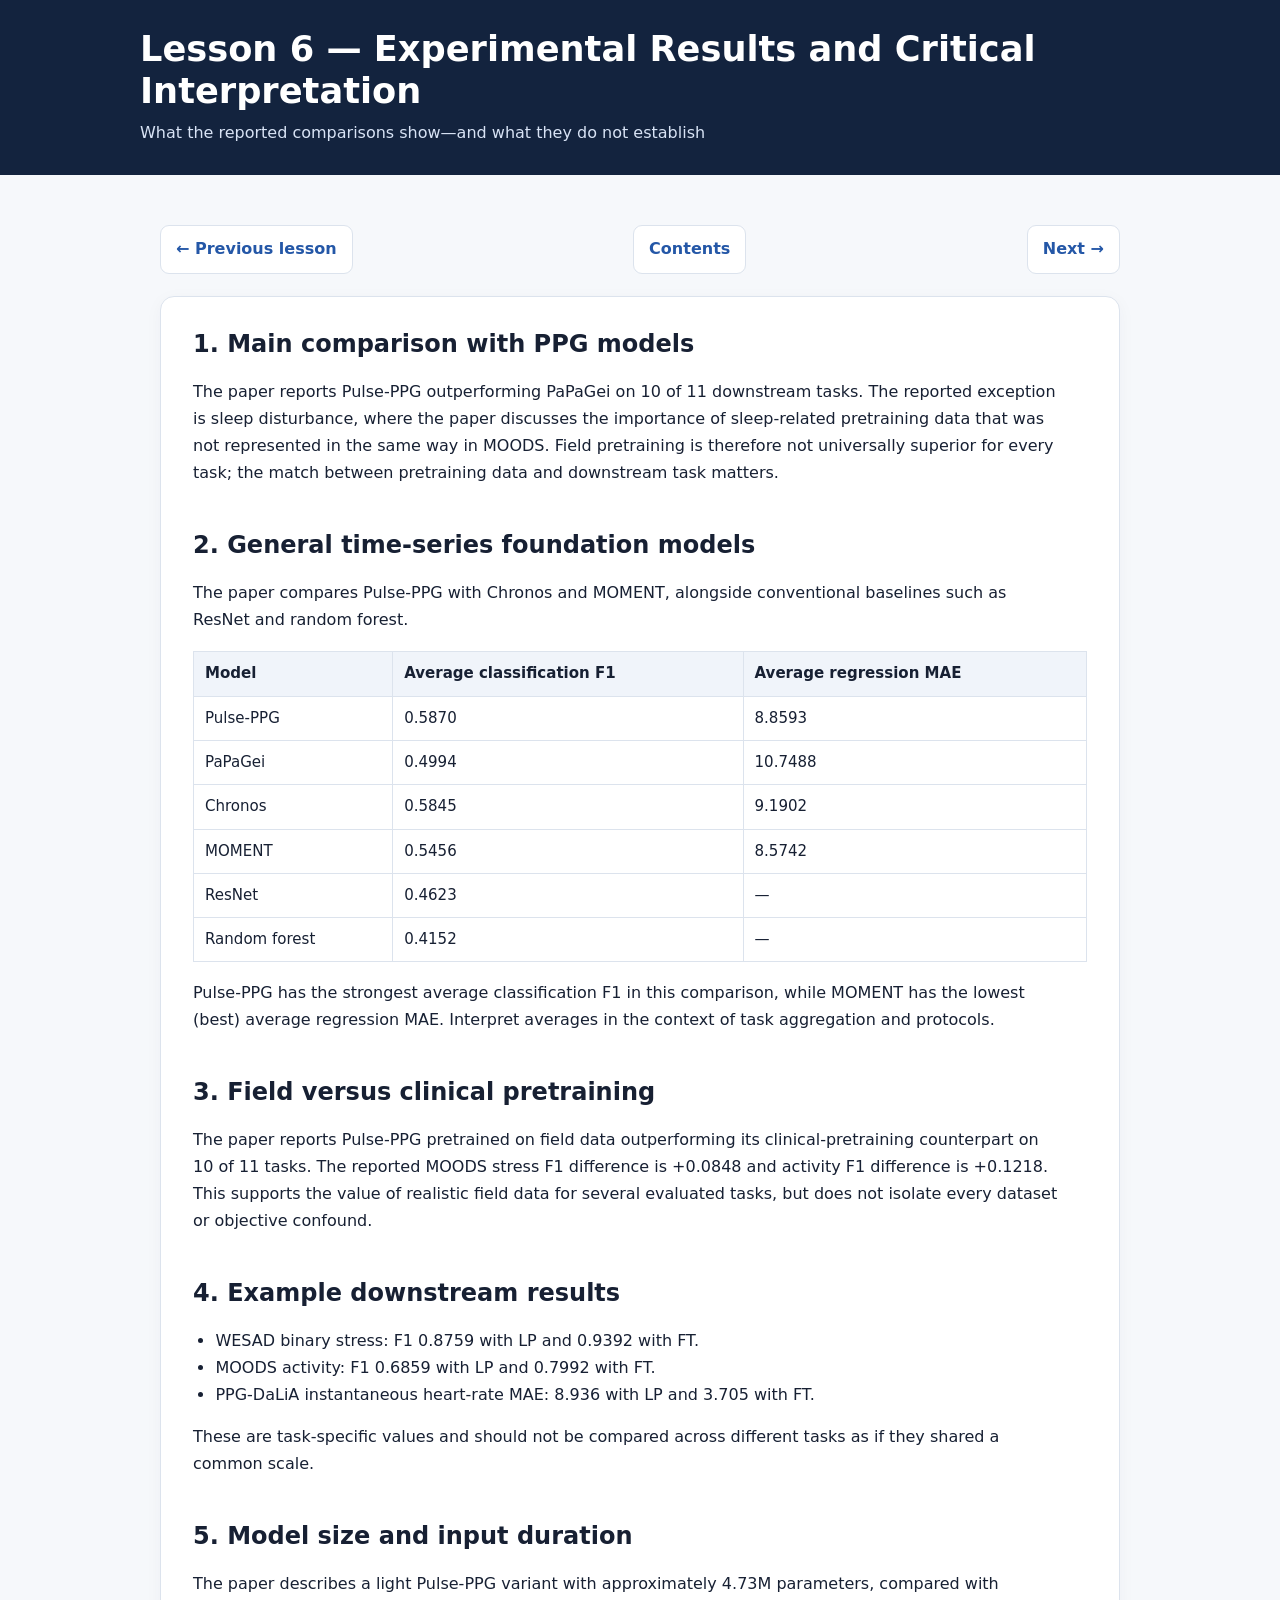
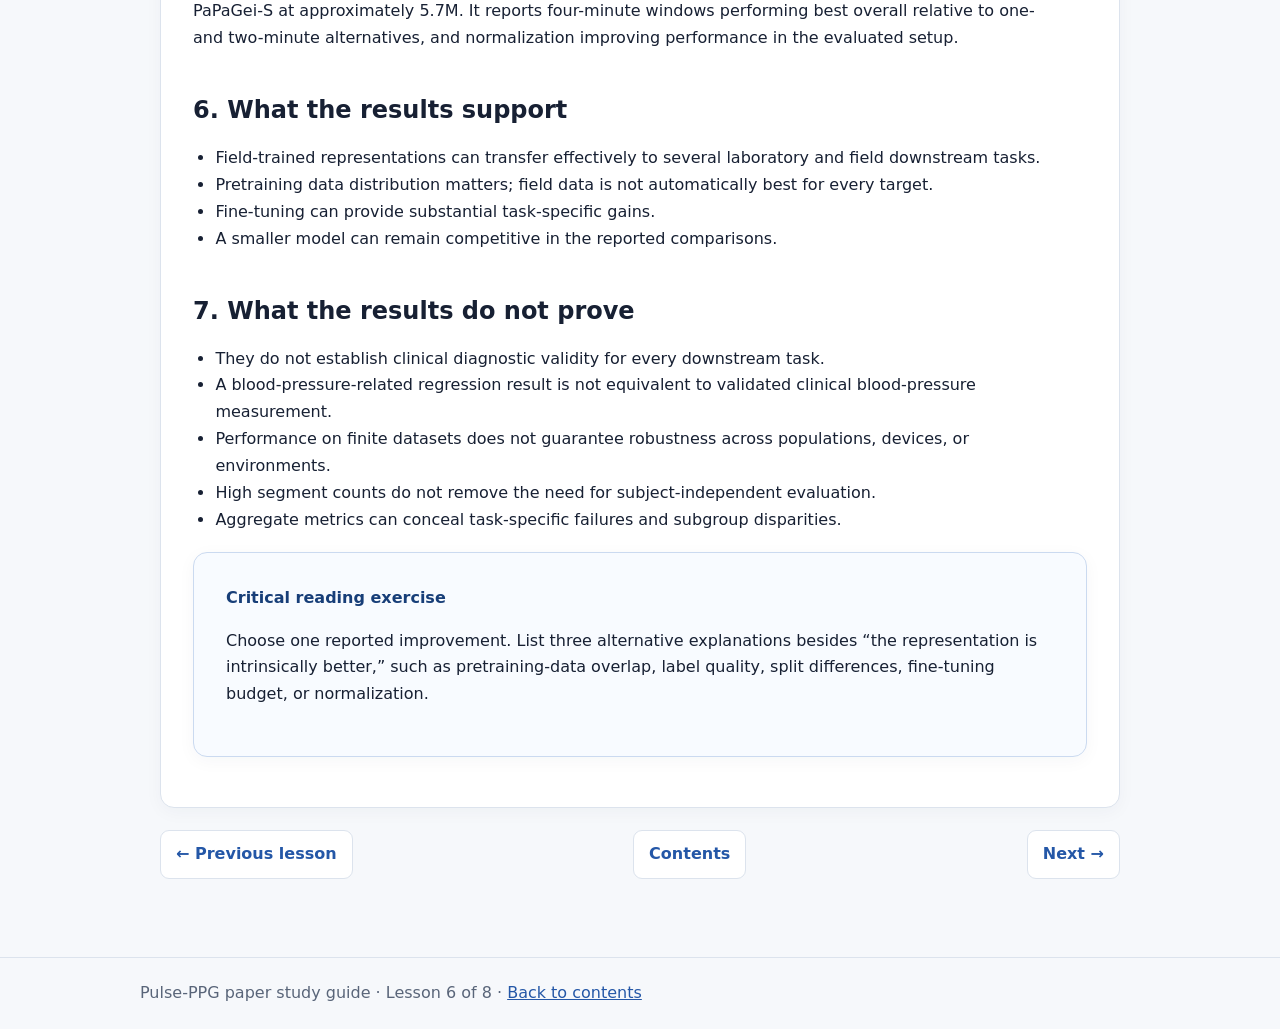
<file: Papers/Pulse-PPG/lesson-06-results.html>
<!doctype html><html lang="en"><head><meta charset="utf-8"><meta name="viewport" content="width=device-width,initial-scale=1"><title>Lesson 6 — Experimental Results and Critical Interpretation | Pulse-PPG Study Guide</title><link rel="stylesheet" href="style.css"></head><body><header><div class="wrap"><h1>Lesson 6 — Experimental Results and Critical Interpretation</h1><p>What the reported comparisons show—and what they do not establish</p></div></header><main><nav class="pager"><a href="lesson-05-training-data.html">← Previous lesson</a><a href="index.html">Contents</a><a href="lesson-07-limitations.html">Next →</a></nav><article>
<h2>1. Main comparison with PPG models</h2><p>The paper reports Pulse-PPG outperforming PaPaGei on 10 of 11 downstream tasks. The reported exception is sleep disturbance, where the paper discusses the importance of sleep-related pretraining data that was not represented in the same way in MOODS. Field pretraining is therefore not universally superior for every task; the match between pretraining data and downstream task matters.</p>
<h2>2. General time-series foundation models</h2><p>The paper compares Pulse-PPG with Chronos and MOMENT, alongside conventional baselines such as ResNet and random forest.</p><table><thead><tr><th>Model</th><th>Average classification F1</th><th>Average regression MAE</th></tr></thead><tbody><tr><td>Pulse-PPG</td><td>0.5870</td><td>8.8593</td></tr><tr><td>PaPaGei</td><td>0.4994</td><td>10.7488</td></tr><tr><td>Chronos</td><td>0.5845</td><td>9.1902</td></tr><tr><td>MOMENT</td><td>0.5456</td><td>8.5742</td></tr><tr><td>ResNet</td><td>0.4623</td><td>—</td></tr><tr><td>Random forest</td><td>0.4152</td><td>—</td></tr></tbody></table><p>Pulse-PPG has the strongest average classification F1 in this comparison, while MOMENT has the lowest (best) average regression MAE. Interpret averages in the context of task aggregation and protocols.</p>
<h2>3. Field versus clinical pretraining</h2><p>The paper reports Pulse-PPG pretrained on field data outperforming its clinical-pretraining counterpart on 10 of 11 tasks. The reported MOODS stress F1 difference is +0.0848 and activity F1 difference is +0.1218. This supports the value of realistic field data for several evaluated tasks, but does not isolate every dataset or objective confound.</p>
<h2>4. Example downstream results</h2><ul><li>WESAD binary stress: F1 0.8759 with LP and 0.9392 with FT.</li><li>MOODS activity: F1 0.6859 with LP and 0.7992 with FT.</li><li>PPG-DaLiA instantaneous heart-rate MAE: 8.936 with LP and 3.705 with FT.</li></ul><p>These are task-specific values and should not be compared across different tasks as if they shared a common scale.</p>
<h2>5. Model size and input duration</h2><p>The paper describes a light Pulse-PPG variant with approximately 4.73M parameters, compared with PaPaGei-S at approximately 5.7M. It reports four-minute windows performing best overall relative to one- and two-minute alternatives, and normalization improving performance in the evaluated setup.</p>
<h2>6. What the results support</h2><ul><li>Field-trained representations can transfer effectively to several laboratory and field downstream tasks.</li><li>Pretraining data distribution matters; field data is not automatically best for every target.</li><li>Fine-tuning can provide substantial task-specific gains.</li><li>A smaller model can remain competitive in the reported comparisons.</li></ul>
<h2>7. What the results do not prove</h2><ul><li>They do not establish clinical diagnostic validity for every downstream task.</li><li>A blood-pressure-related regression result is not equivalent to validated clinical blood-pressure measurement.</li><li>Performance on finite datasets does not guarantee robustness across populations, devices, or environments.</li><li>High segment counts do not remove the need for subject-independent evaluation.</li><li>Aggregate metrics can conceal task-specific failures and subgroup disparities.</li></ul><div class="callout"><strong>Critical reading exercise</strong><p>Choose one reported improvement. List three alternative explanations besides “the representation is intrinsically better,” such as pretraining-data overlap, label quality, split differences, fine-tuning budget, or normalization.</p></div>
</article><nav class="pager"><a href="lesson-05-training-data.html">← Previous lesson</a><a href="index.html">Contents</a><a href="lesson-07-limitations.html">Next →</a></nav></main><footer><div class="wrap">Pulse-PPG paper study guide · Lesson 6 of 8 · <a href="index.html">Back to contents</a></div></footer></body></html>
</file>
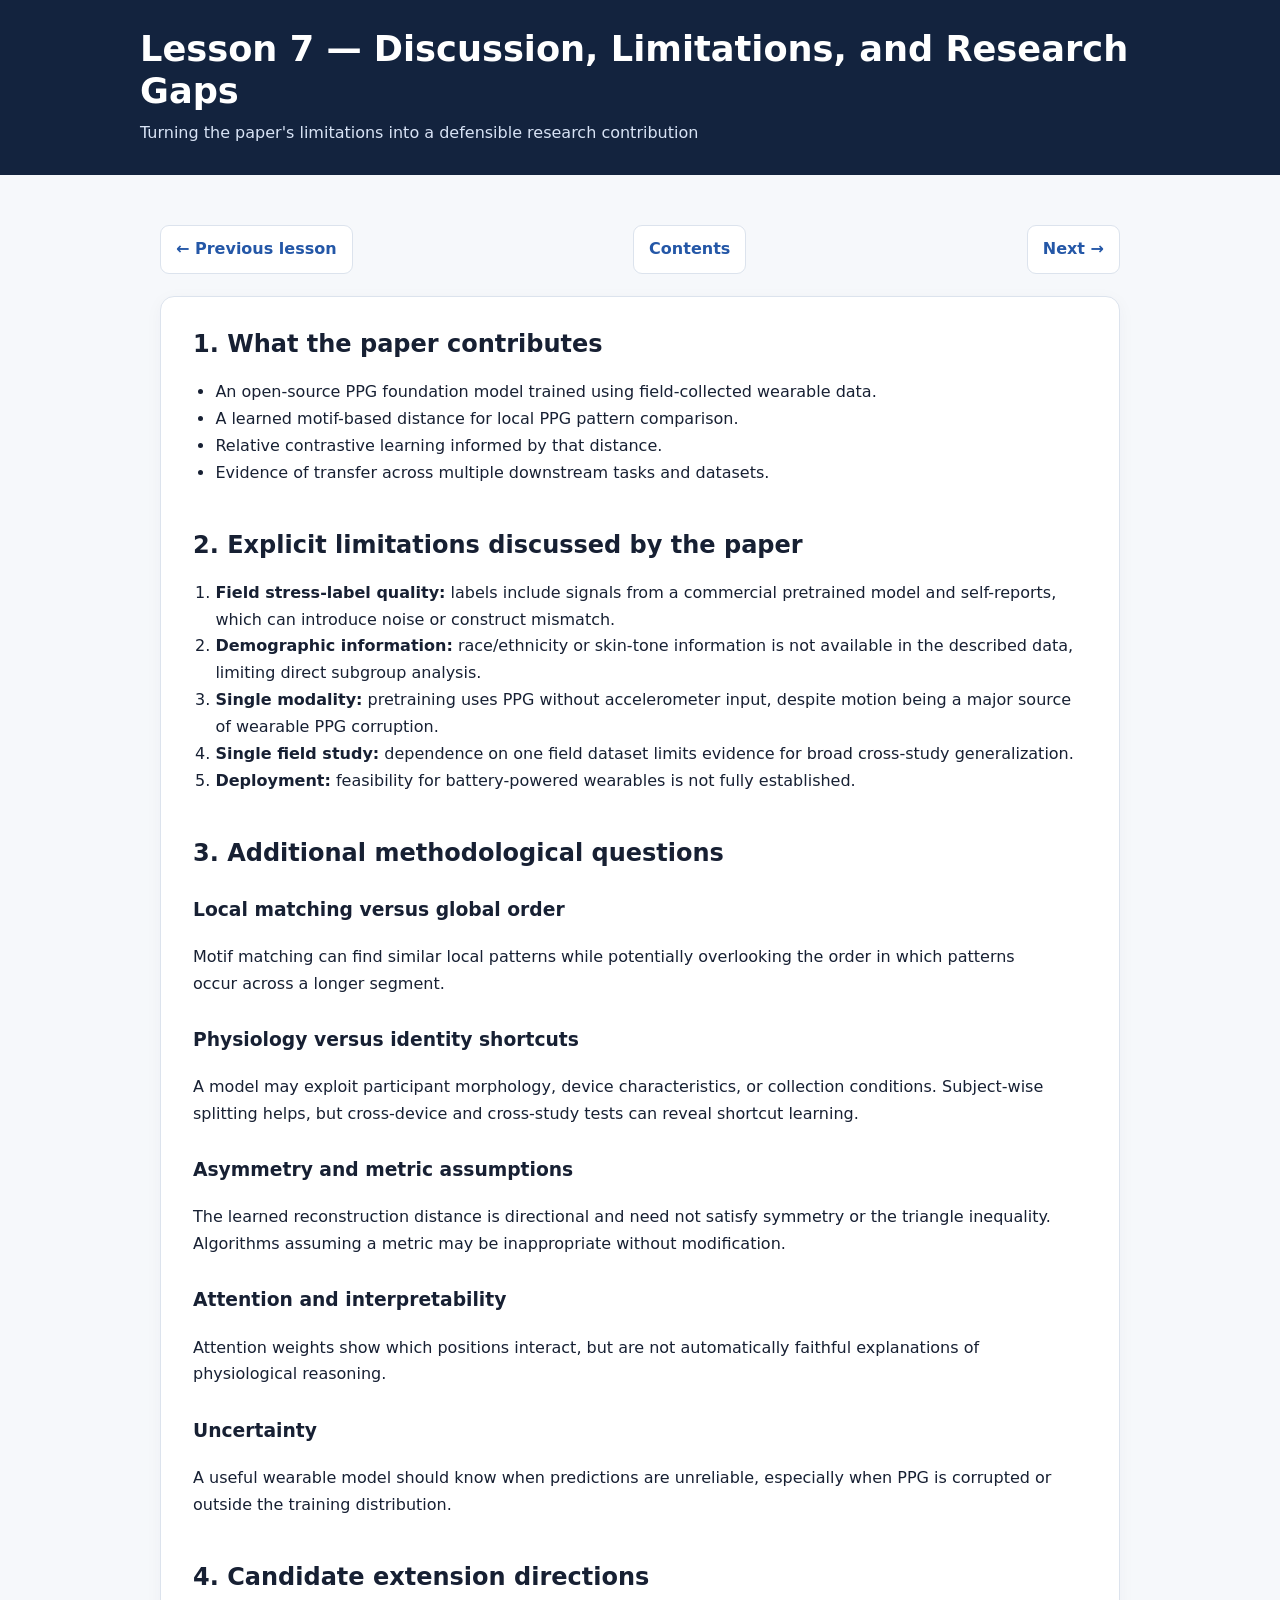
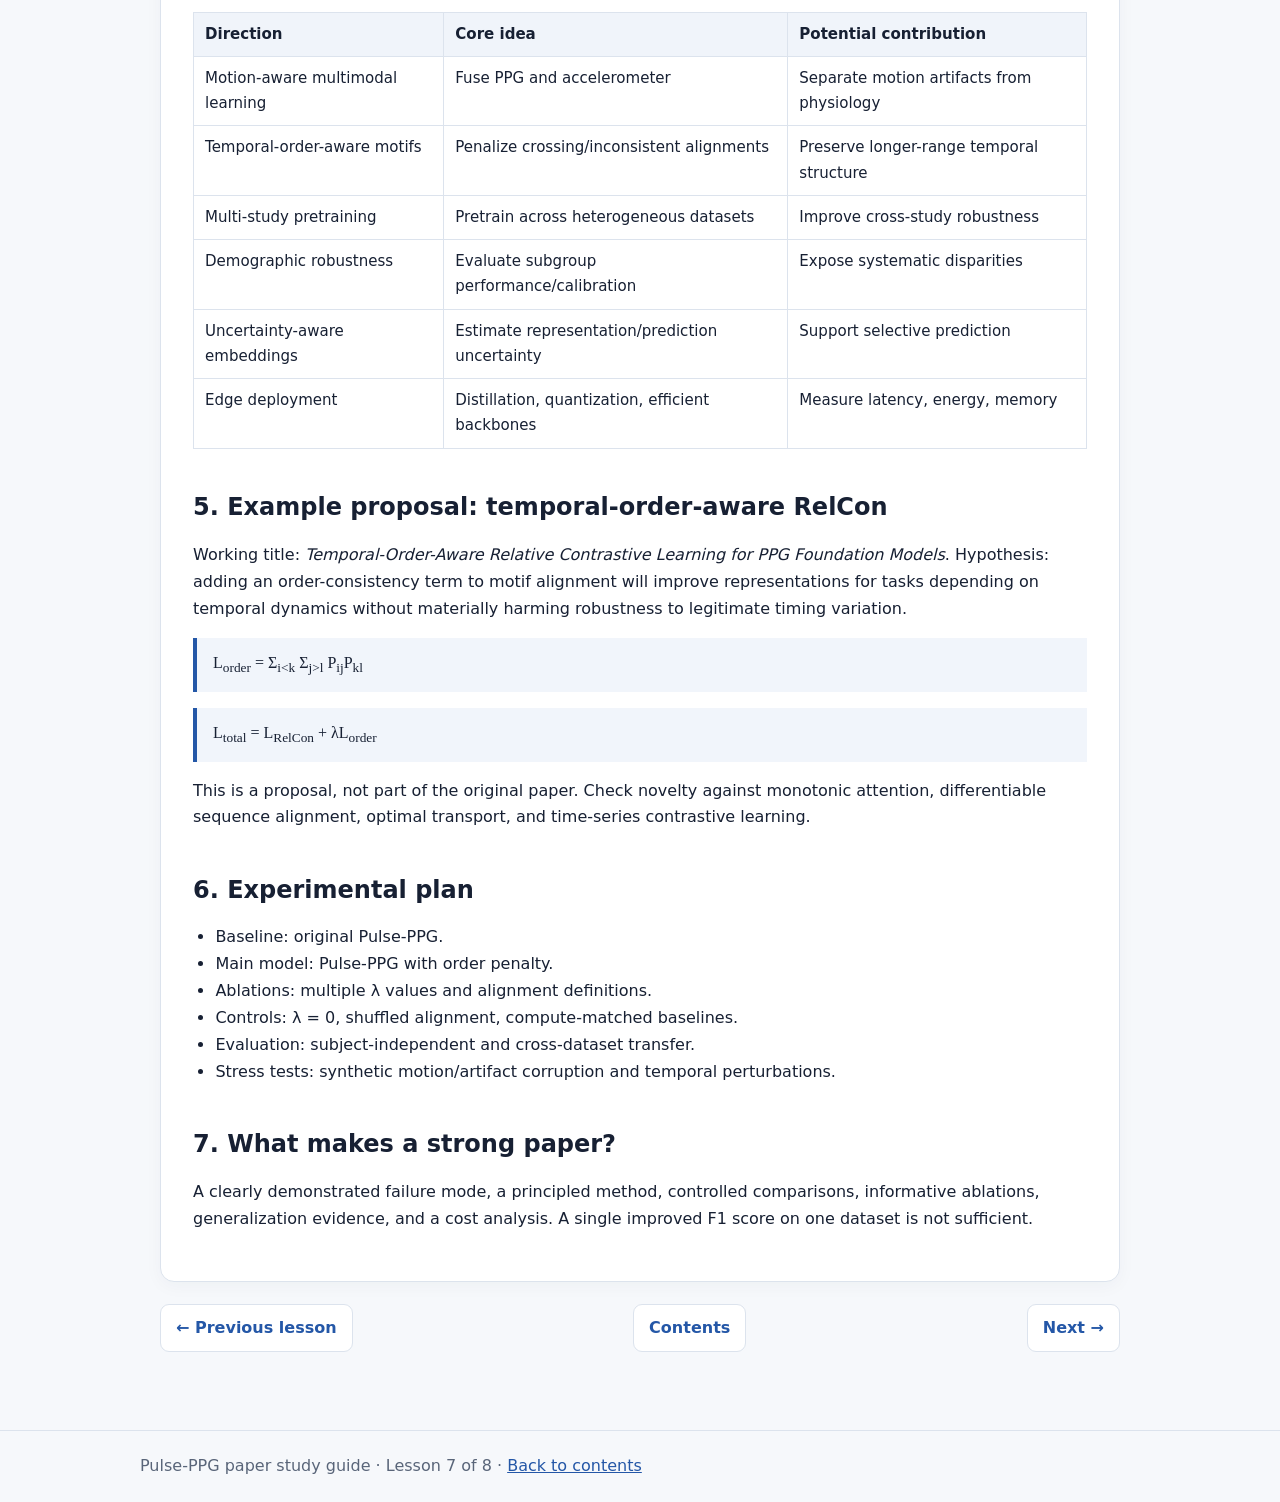
<file: Papers/Pulse-PPG/lesson-07-limitations.html>
<!doctype html><html lang="en"><head><meta charset="utf-8"><meta name="viewport" content="width=device-width,initial-scale=1"><title>Lesson 7 — Discussion, Limitations, and Research Gaps | Pulse-PPG Study Guide</title><link rel="stylesheet" href="style.css"></head><body><header><div class="wrap"><h1>Lesson 7 — Discussion, Limitations, and Research Gaps</h1><p>Turning the paper's limitations into a defensible research contribution</p></div></header><main><nav class="pager"><a href="lesson-06-results.html">← Previous lesson</a><a href="index.html">Contents</a><a href="lesson-08-implementation.html">Next →</a></nav><article>
<h2>1. What the paper contributes</h2><ul><li>An open-source PPG foundation model trained using field-collected wearable data.</li><li>A learned motif-based distance for local PPG pattern comparison.</li><li>Relative contrastive learning informed by that distance.</li><li>Evidence of transfer across multiple downstream tasks and datasets.</li></ul>
<h2>2. Explicit limitations discussed by the paper</h2><ol><li><strong>Field stress-label quality:</strong> labels include signals from a commercial pretrained model and self-reports, which can introduce noise or construct mismatch.</li><li><strong>Demographic information:</strong> race/ethnicity or skin-tone information is not available in the described data, limiting direct subgroup analysis.</li><li><strong>Single modality:</strong> pretraining uses PPG without accelerometer input, despite motion being a major source of wearable PPG corruption.</li><li><strong>Single field study:</strong> dependence on one field dataset limits evidence for broad cross-study generalization.</li><li><strong>Deployment:</strong> feasibility for battery-powered wearables is not fully established.</li></ol>
<h2>3. Additional methodological questions</h2><h3>Local matching versus global order</h3><p>Motif matching can find similar local patterns while potentially overlooking the order in which patterns occur across a longer segment.</p><h3>Physiology versus identity shortcuts</h3><p>A model may exploit participant morphology, device characteristics, or collection conditions. Subject-wise splitting helps, but cross-device and cross-study tests can reveal shortcut learning.</p><h3>Asymmetry and metric assumptions</h3><p>The learned reconstruction distance is directional and need not satisfy symmetry or the triangle inequality. Algorithms assuming a metric may be inappropriate without modification.</p><h3>Attention and interpretability</h3><p>Attention weights show which positions interact, but are not automatically faithful explanations of physiological reasoning.</p><h3>Uncertainty</h3><p>A useful wearable model should know when predictions are unreliable, especially when PPG is corrupted or outside the training distribution.</p>
<h2>4. Candidate extension directions</h2><table><thead><tr><th>Direction</th><th>Core idea</th><th>Potential contribution</th></tr></thead><tbody><tr><td>Motion-aware multimodal learning</td><td>Fuse PPG and accelerometer</td><td>Separate motion artifacts from physiology</td></tr><tr><td>Temporal-order-aware motifs</td><td>Penalize crossing/inconsistent alignments</td><td>Preserve longer-range temporal structure</td></tr><tr><td>Multi-study pretraining</td><td>Pretrain across heterogeneous datasets</td><td>Improve cross-study robustness</td></tr><tr><td>Demographic robustness</td><td>Evaluate subgroup performance/calibration</td><td>Expose systematic disparities</td></tr><tr><td>Uncertainty-aware embeddings</td><td>Estimate representation/prediction uncertainty</td><td>Support selective prediction</td></tr><tr><td>Edge deployment</td><td>Distillation, quantization, efficient backbones</td><td>Measure latency, energy, memory</td></tr></tbody></table>
<h2>5. Example proposal: temporal-order-aware RelCon</h2><p>Working title: <em>Temporal-Order-Aware Relative Contrastive Learning for PPG Foundation Models</em>. Hypothesis: adding an order-consistency term to motif alignment will improve representations for tasks depending on temporal dynamics without materially harming robustness to legitimate timing variation.</p><div class="math">L<sub>order</sub> = Σ<sub>i&lt;k</sub> Σ<sub>j&gt;l</sub> P<sub>ij</sub>P<sub>kl</sub></div><div class="math">L<sub>total</sub> = L<sub>RelCon</sub> + λL<sub>order</sub></div><p>This is a proposal, not part of the original paper. Check novelty against monotonic attention, differentiable sequence alignment, optimal transport, and time-series contrastive learning.</p>
<h2>6. Experimental plan</h2><ul><li>Baseline: original Pulse-PPG.</li><li>Main model: Pulse-PPG with order penalty.</li><li>Ablations: multiple λ values and alignment definitions.</li><li>Controls: λ = 0, shuffled alignment, compute-matched baselines.</li><li>Evaluation: subject-independent and cross-dataset transfer.</li><li>Stress tests: synthetic motion/artifact corruption and temporal perturbations.</li></ul>
<h2>7. What makes a strong paper?</h2><p>A clearly demonstrated failure mode, a principled method, controlled comparisons, informative ablations, generalization evidence, and a cost analysis. A single improved F1 score on one dataset is not sufficient.</p>
</article><nav class="pager"><a href="lesson-06-results.html">← Previous lesson</a><a href="index.html">Contents</a><a href="lesson-08-implementation.html">Next →</a></nav></main><footer><div class="wrap">Pulse-PPG paper study guide · Lesson 7 of 8 · <a href="index.html">Back to contents</a></div></footer></body></html>
</file>
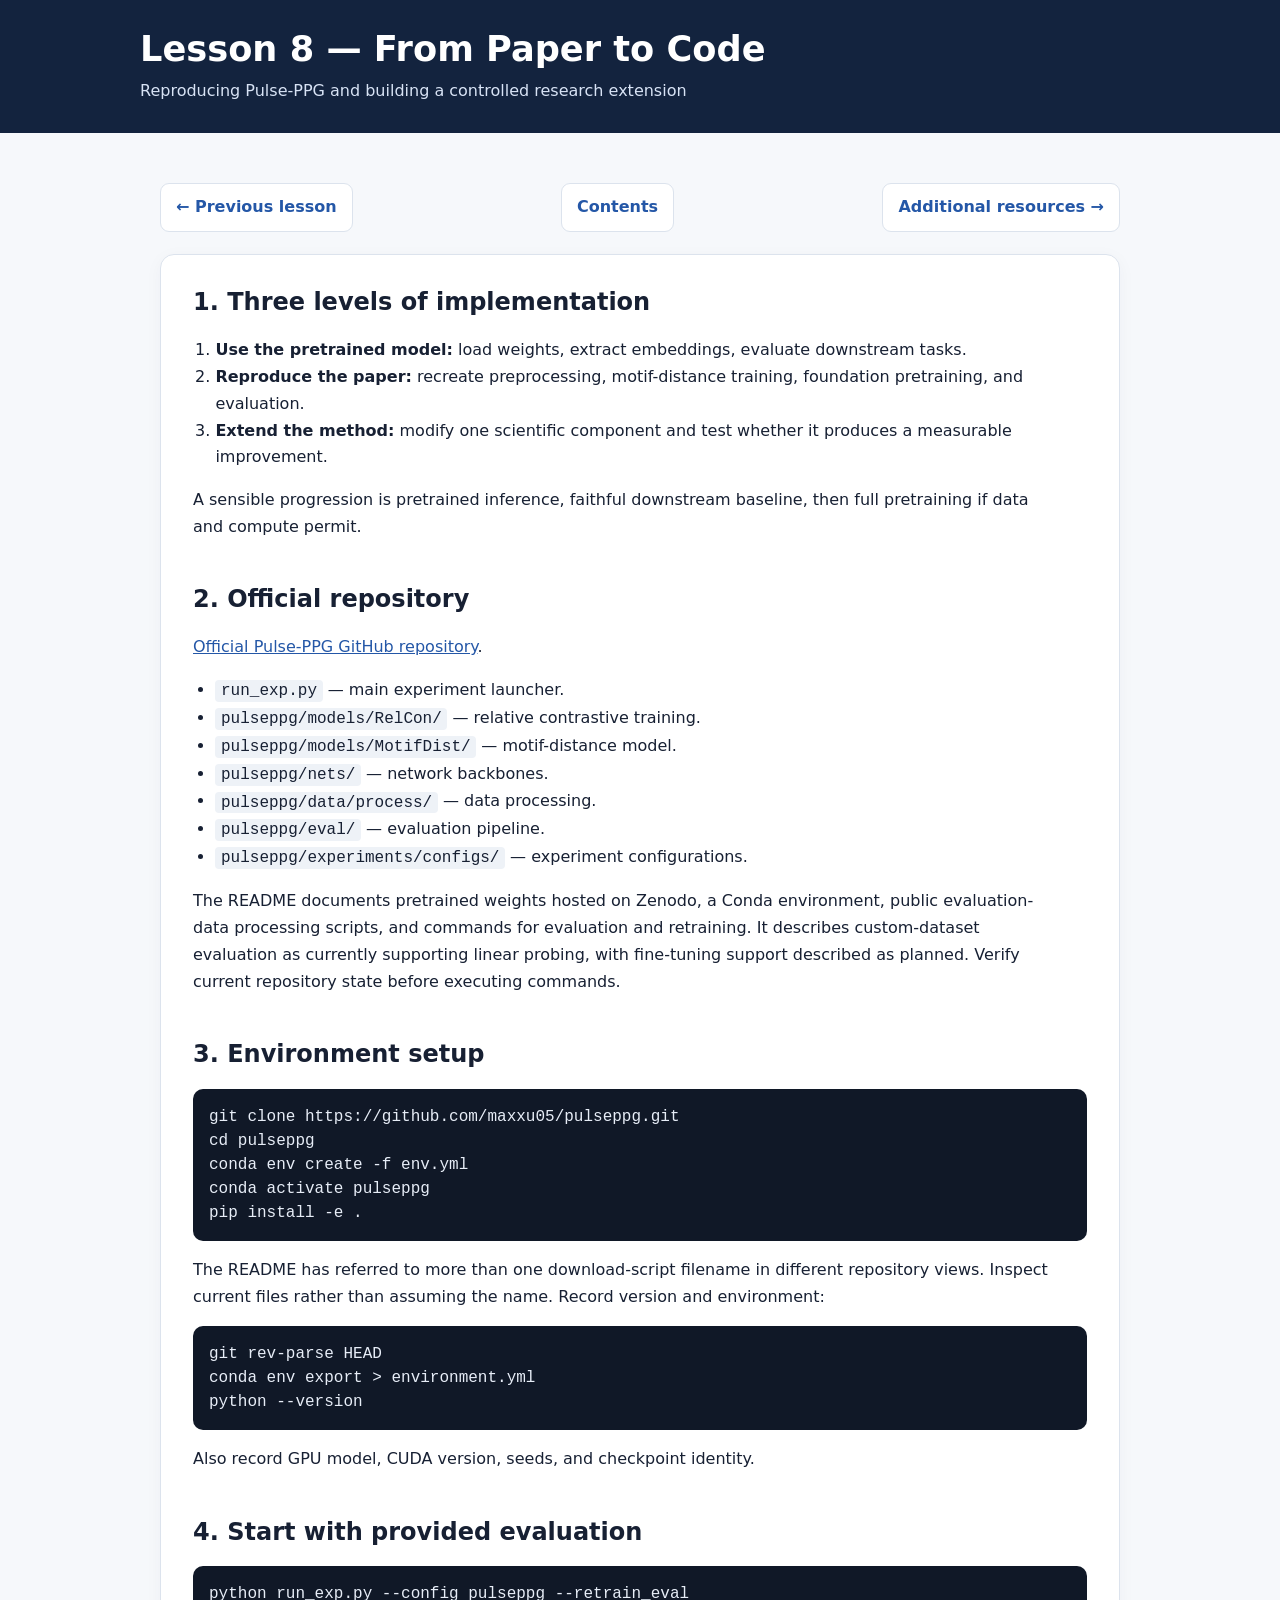
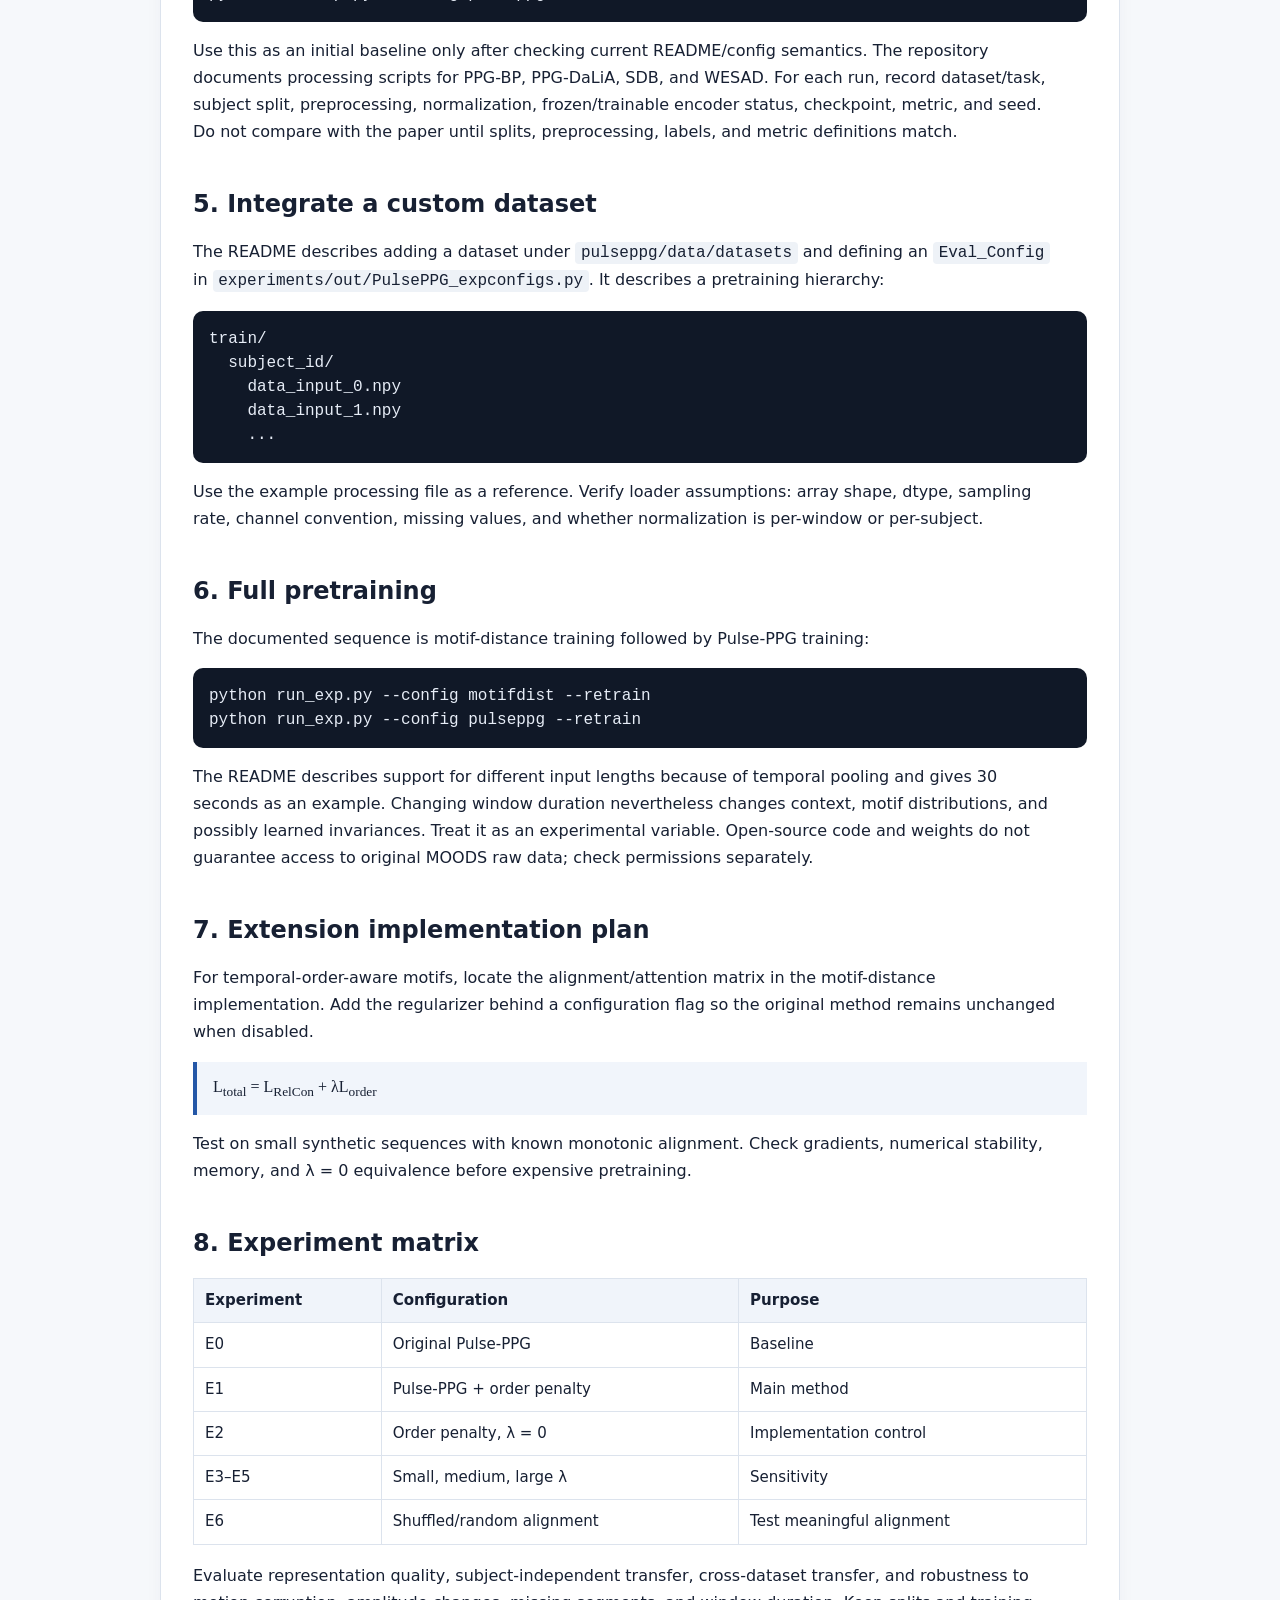
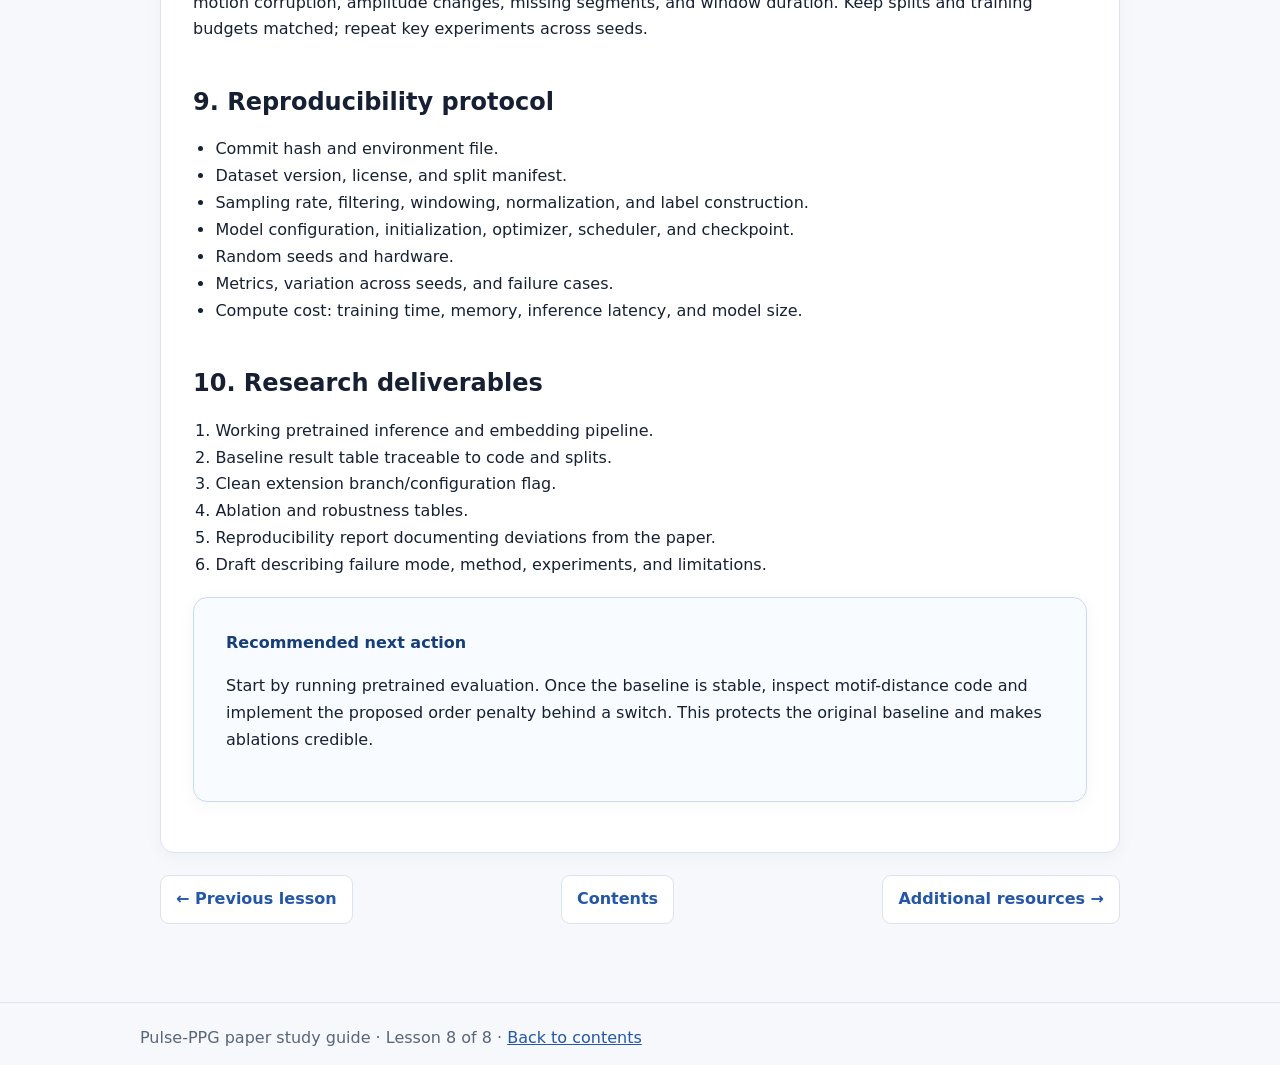
<file: Papers/Pulse-PPG/lesson-08-implementation.html>
<!doctype html><html lang="en"><head><meta charset="utf-8"><meta name="viewport" content="width=device-width,initial-scale=1"><title>Lesson 8 — From Paper to Code | Pulse-PPG Study Guide</title><link rel="stylesheet" href="style.css"></head><body><header><div class="wrap"><h1>Lesson 8 — From Paper to Code</h1><p>Reproducing Pulse-PPG and building a controlled research extension</p></div></header><main><nav class="pager"><a href="lesson-07-limitations.html">← Previous lesson</a><a href="index.html">Contents</a><a href="resources.html">Additional resources →</a></nav><article>
<h2>1. Three levels of implementation</h2><ol><li><strong>Use the pretrained model:</strong> load weights, extract embeddings, evaluate downstream tasks.</li><li><strong>Reproduce the paper:</strong> recreate preprocessing, motif-distance training, foundation pretraining, and evaluation.</li><li><strong>Extend the method:</strong> modify one scientific component and test whether it produces a measurable improvement.</li></ol><p>A sensible progression is pretrained inference, faithful downstream baseline, then full pretraining if data and compute permit.</p>
<h2>2. Official repository</h2><p><a href="https://github.com/maxxu05/pulseppg" target="_blank" rel="noopener">Official Pulse-PPG GitHub repository</a>.</p><ul><li><code>run_exp.py</code> — main experiment launcher.</li><li><code>pulseppg/models/RelCon/</code> — relative contrastive training.</li><li><code>pulseppg/models/MotifDist/</code> — motif-distance model.</li><li><code>pulseppg/nets/</code> — network backbones.</li><li><code>pulseppg/data/process/</code> — data processing.</li><li><code>pulseppg/eval/</code> — evaluation pipeline.</li><li><code>pulseppg/experiments/configs/</code> — experiment configurations.</li></ul><p>The README documents pretrained weights hosted on Zenodo, a Conda environment, public evaluation-data processing scripts, and commands for evaluation and retraining. It describes custom-dataset evaluation as currently supporting linear probing, with fine-tuning support described as planned. Verify current repository state before executing commands.</p>
<h2>3. Environment setup</h2><pre><code>git clone https://github.com/maxxu05/pulseppg.git
cd pulseppg
conda env create -f env.yml
conda activate pulseppg
pip install -e .</code></pre><p>The README has referred to more than one download-script filename in different repository views. Inspect current files rather than assuming the name. Record version and environment:</p><pre><code>git rev-parse HEAD
conda env export &gt; environment.yml
python --version</code></pre><p>Also record GPU model, CUDA version, seeds, and checkpoint identity.</p>
<h2>4. Start with provided evaluation</h2><pre><code>python run_exp.py --config pulseppg --retrain_eval</code></pre><p>Use this as an initial baseline only after checking current README/config semantics. The repository documents processing scripts for PPG-BP, PPG-DaLiA, SDB, and WESAD. For each run, record dataset/task, subject split, preprocessing, normalization, frozen/trainable encoder status, checkpoint, metric, and seed. Do not compare with the paper until splits, preprocessing, labels, and metric definitions match.</p>
<h2>5. Integrate a custom dataset</h2><p>The README describes adding a dataset under <code>pulseppg/data/datasets</code> and defining an <code>Eval_Config</code> in <code>experiments/out/PulsePPG_expconfigs.py</code>. It describes a pretraining hierarchy:</p><pre><code>train/
  subject_id/
    data_input_0.npy
    data_input_1.npy
    ...</code></pre><p>Use the example processing file as a reference. Verify loader assumptions: array shape, dtype, sampling rate, channel convention, missing values, and whether normalization is per-window or per-subject.</p>
<h2>6. Full pretraining</h2><p>The documented sequence is motif-distance training followed by Pulse-PPG training:</p><pre><code>python run_exp.py --config motifdist --retrain
python run_exp.py --config pulseppg --retrain</code></pre><p>The README describes support for different input lengths because of temporal pooling and gives 30 seconds as an example. Changing window duration nevertheless changes context, motif distributions, and possibly learned invariances. Treat it as an experimental variable. Open-source code and weights do not guarantee access to original MOODS raw data; check permissions separately.</p>
<h2>7. Extension implementation plan</h2><p>For temporal-order-aware motifs, locate the alignment/attention matrix in the motif-distance implementation. Add the regularizer behind a configuration flag so the original method remains unchanged when disabled.</p><div class="math">L<sub>total</sub> = L<sub>RelCon</sub> + λL<sub>order</sub></div><p>Test on small synthetic sequences with known monotonic alignment. Check gradients, numerical stability, memory, and λ = 0 equivalence before expensive pretraining.</p>
<h2>8. Experiment matrix</h2><table><thead><tr><th>Experiment</th><th>Configuration</th><th>Purpose</th></tr></thead><tbody><tr><td>E0</td><td>Original Pulse-PPG</td><td>Baseline</td></tr><tr><td>E1</td><td>Pulse-PPG + order penalty</td><td>Main method</td></tr><tr><td>E2</td><td>Order penalty, λ = 0</td><td>Implementation control</td></tr><tr><td>E3–E5</td><td>Small, medium, large λ</td><td>Sensitivity</td></tr><tr><td>E6</td><td>Shuffled/random alignment</td><td>Test meaningful alignment</td></tr></tbody></table><p>Evaluate representation quality, subject-independent transfer, cross-dataset transfer, and robustness to motion corruption, amplitude changes, missing segments, and window duration. Keep splits and training budgets matched; repeat key experiments across seeds.</p>
<h2>9. Reproducibility protocol</h2><ul><li>Commit hash and environment file.</li><li>Dataset version, license, and split manifest.</li><li>Sampling rate, filtering, windowing, normalization, and label construction.</li><li>Model configuration, initialization, optimizer, scheduler, and checkpoint.</li><li>Random seeds and hardware.</li><li>Metrics, variation across seeds, and failure cases.</li><li>Compute cost: training time, memory, inference latency, and model size.</li></ul>
<h2>10. Research deliverables</h2><ol><li>Working pretrained inference and embedding pipeline.</li><li>Baseline result table traceable to code and splits.</li><li>Clean extension branch/configuration flag.</li><li>Ablation and robustness tables.</li><li>Reproducibility report documenting deviations from the paper.</li><li>Draft describing failure mode, method, experiments, and limitations.</li></ol><div class="callout"><strong>Recommended next action</strong><p>Start by running pretrained evaluation. Once the baseline is stable, inspect motif-distance code and implement the proposed order penalty behind a switch. This protects the original baseline and makes ablations credible.</p></div>
</article><nav class="pager"><a href="lesson-07-limitations.html">← Previous lesson</a><a href="index.html">Contents</a><a href="resources.html">Additional resources →</a></nav></main><footer><div class="wrap">Pulse-PPG paper study guide · Lesson 8 of 8 · <a href="index.html">Back to contents</a></div></footer></body></html>
</file>
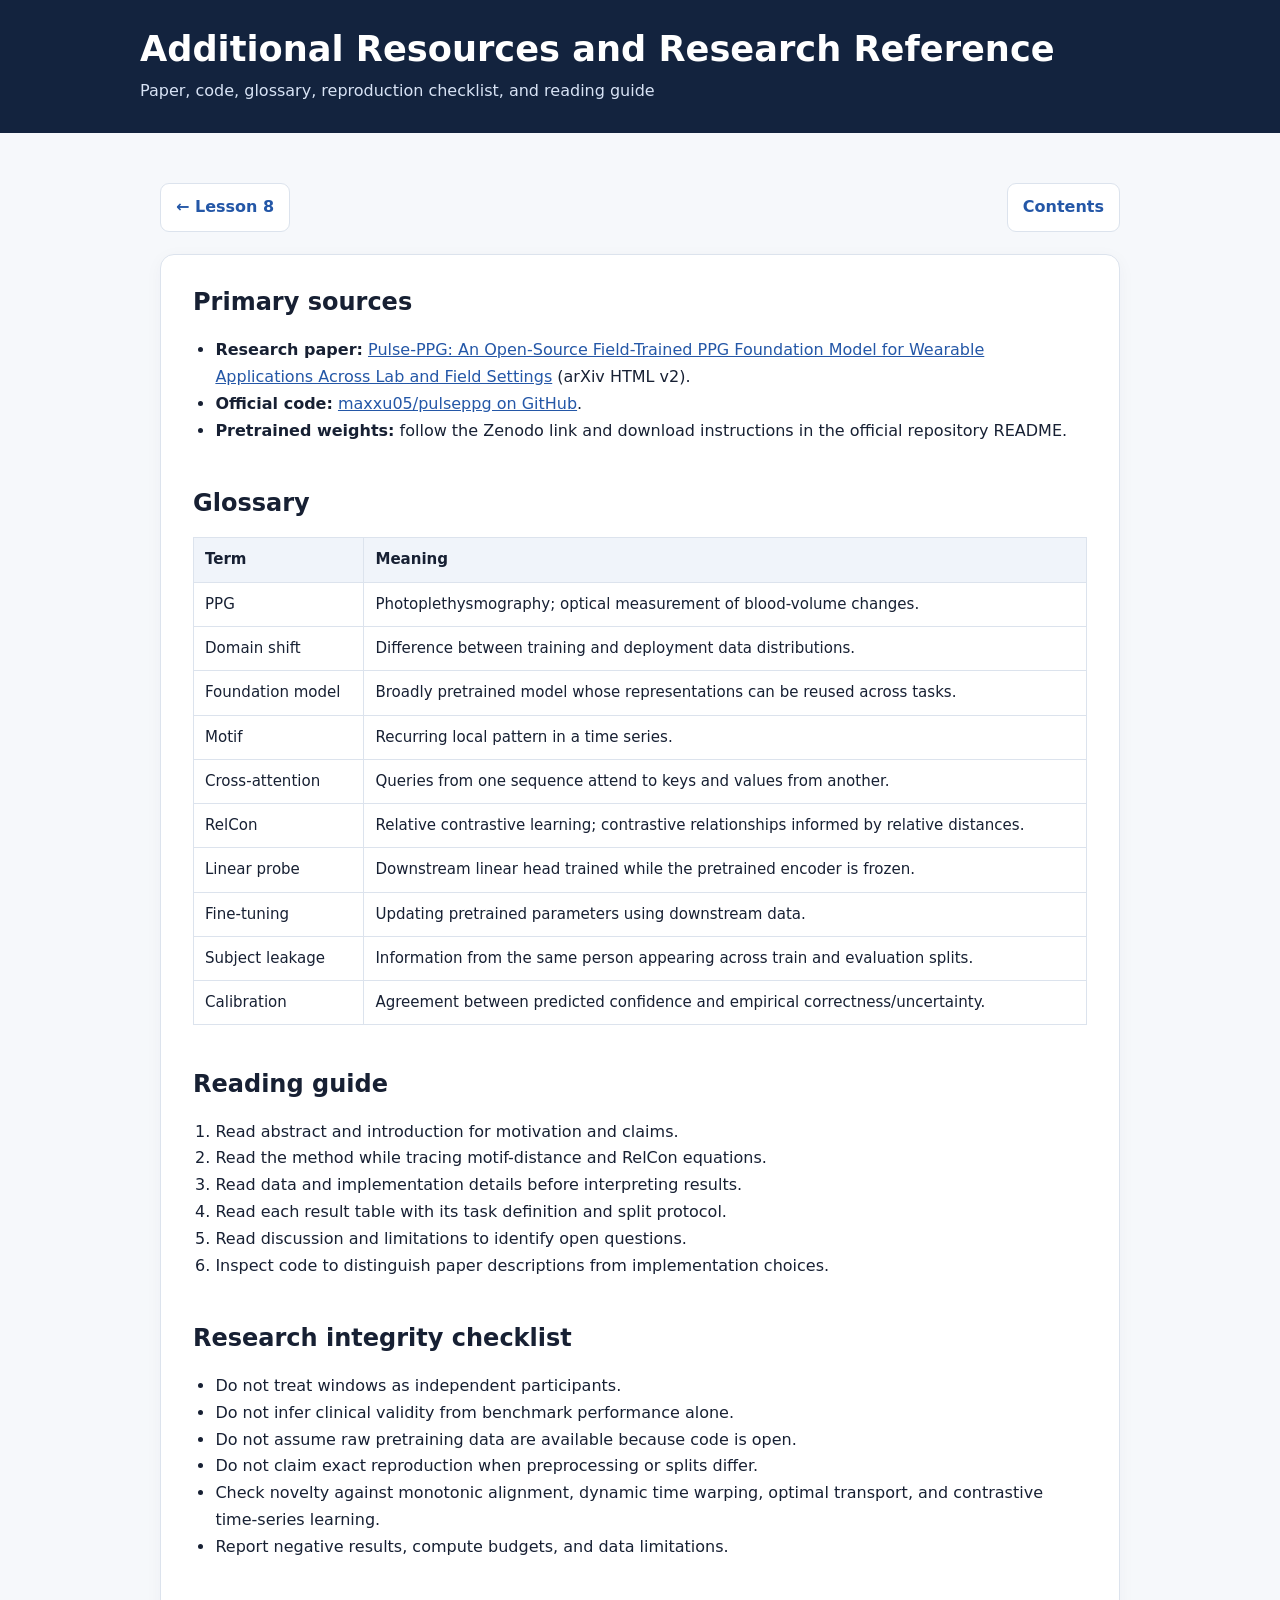
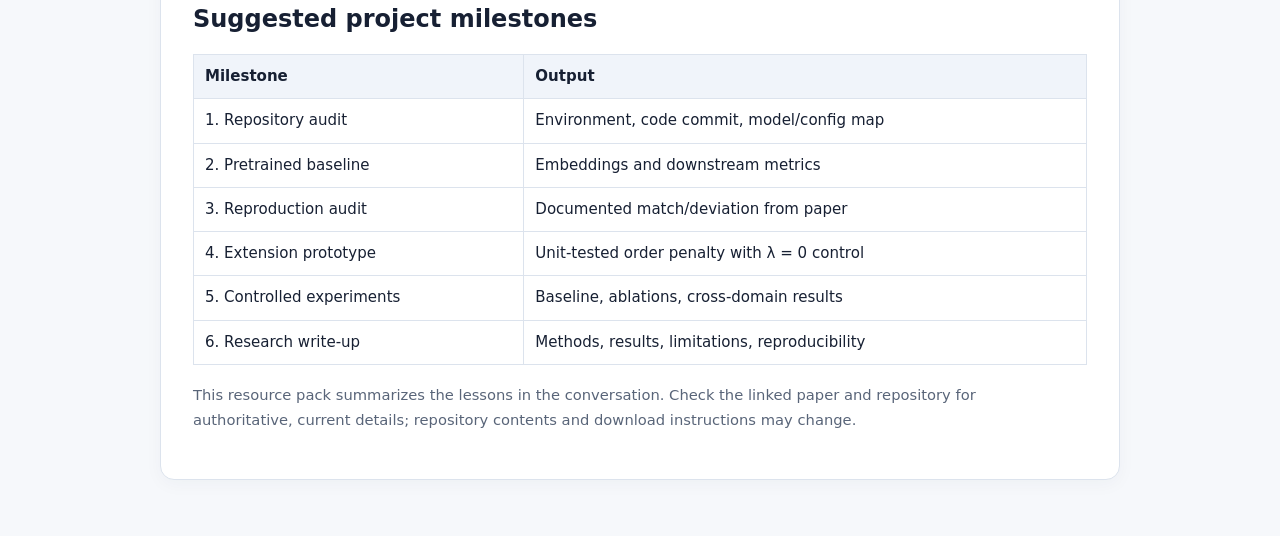
<file: Papers/Pulse-PPG/resources.html>
<!doctype html><html lang="en"><head><meta charset="utf-8"><meta name="viewport" content="width=device-width,initial-scale=1"><title>Additional Resources | Pulse-PPG Study Guide</title><link rel="stylesheet" href="style.css"></head><body><header><div class="wrap"><h1>Additional Resources and Research Reference</h1><p>Paper, code, glossary, reproduction checklist, and reading guide</p></div></header><main><nav class="pager"><a href="lesson-08-implementation.html">← Lesson 8</a><a href="index.html">Contents</a></nav><article>
<h2>Primary sources</h2><ul><li><strong>Research paper:</strong> <a href="https://arxiv.org/html/2502.01108v2" target="_blank" rel="noopener">Pulse-PPG: An Open-Source Field-Trained PPG Foundation Model for Wearable Applications Across Lab and Field Settings</a> (arXiv HTML v2).</li><li><strong>Official code:</strong> <a href="https://github.com/maxxu05/pulseppg" target="_blank" rel="noopener">maxxu05/pulseppg on GitHub</a>.</li><li><strong>Pretrained weights:</strong> follow the Zenodo link and download instructions in the official repository README.</li></ul>
<h2>Glossary</h2><table><thead><tr><th>Term</th><th>Meaning</th></tr></thead><tbody><tr><td>PPG</td><td>Photoplethysmography; optical measurement of blood-volume changes.</td></tr><tr><td>Domain shift</td><td>Difference between training and deployment data distributions.</td></tr><tr><td>Foundation model</td><td>Broadly pretrained model whose representations can be reused across tasks.</td></tr><tr><td>Motif</td><td>Recurring local pattern in a time series.</td></tr><tr><td>Cross-attention</td><td>Queries from one sequence attend to keys and values from another.</td></tr><tr><td>RelCon</td><td>Relative contrastive learning; contrastive relationships informed by relative distances.</td></tr><tr><td>Linear probe</td><td>Downstream linear head trained while the pretrained encoder is frozen.</td></tr><tr><td>Fine-tuning</td><td>Updating pretrained parameters using downstream data.</td></tr><tr><td>Subject leakage</td><td>Information from the same person appearing across train and evaluation splits.</td></tr><tr><td>Calibration</td><td>Agreement between predicted confidence and empirical correctness/uncertainty.</td></tr></tbody></table>
<h2>Reading guide</h2><ol><li>Read abstract and introduction for motivation and claims.</li><li>Read the method while tracing motif-distance and RelCon equations.</li><li>Read data and implementation details before interpreting results.</li><li>Read each result table with its task definition and split protocol.</li><li>Read discussion and limitations to identify open questions.</li><li>Inspect code to distinguish paper descriptions from implementation choices.</li></ol>
<h2>Research integrity checklist</h2><ul><li>Do not treat windows as independent participants.</li><li>Do not infer clinical validity from benchmark performance alone.</li><li>Do not assume raw pretraining data are available because code is open.</li><li>Do not claim exact reproduction when preprocessing or splits differ.</li><li>Check novelty against monotonic alignment, dynamic time warping, optimal transport, and contrastive time-series learning.</li><li>Report negative results, compute budgets, and data limitations.</li></ul>
<h2>Suggested project milestones</h2><table><thead><tr><th>Milestone</th><th>Output</th></tr></thead><tbody><tr><td>1. Repository audit</td><td>Environment, code commit, model/config map</td></tr><tr><td>2. Pretrained baseline</td><td>Embeddings and downstream metrics</td></tr><tr><td>3. Reproduction audit</td><td>Documented match/deviation from paper</td></tr><tr><td>4. Extension prototype</td><td>Unit-tested order penalty with λ = 0 control</td></tr><tr><td>5. Controlled experiments</td><td>Baseline, ablations, cross-domain results</td></tr><tr><td>6. Research write-up</td><td>Methods, results, limitations, reproducibility</td></tr></tbody></table>
<p class="small">This resource pack summarizes the lessons in the conversation. Check the linked paper and repository for authoritative, current details; repository contents and download instructions may change.</p>
</article></main></body></html>
</file>
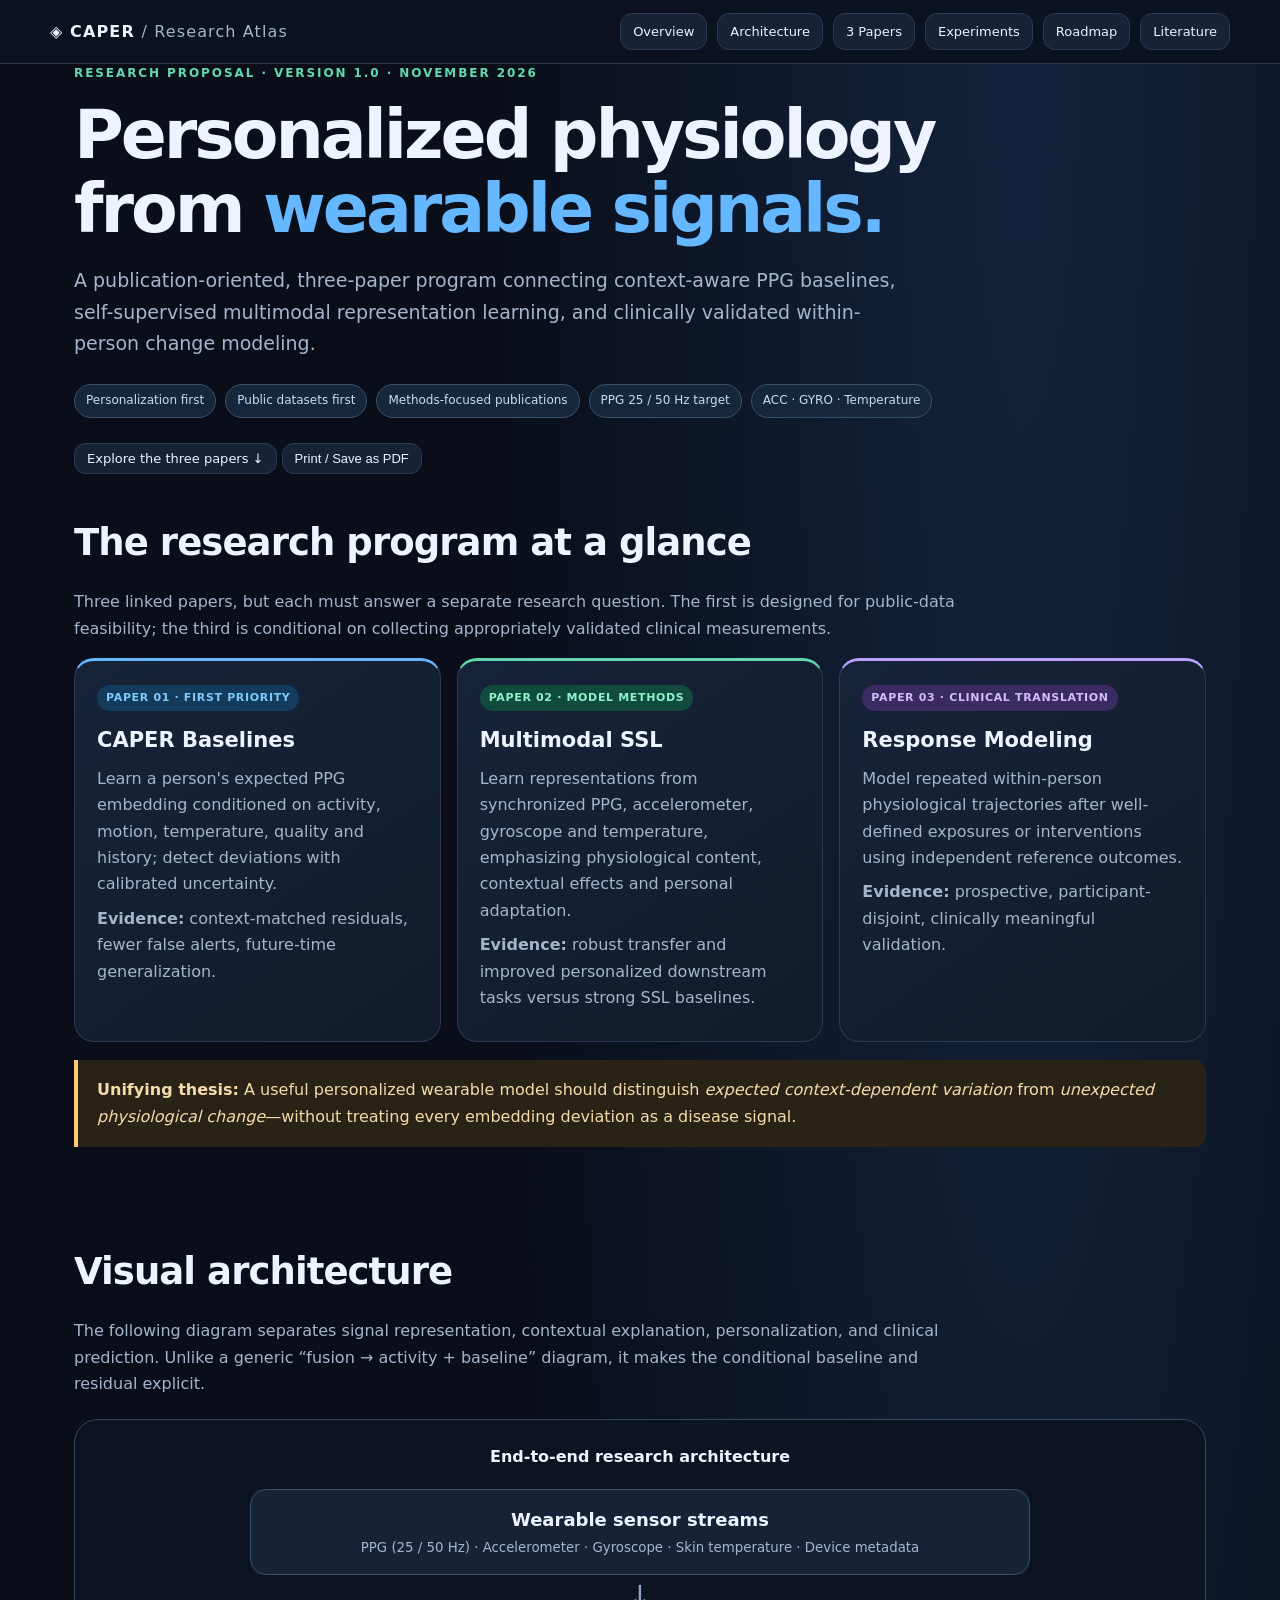
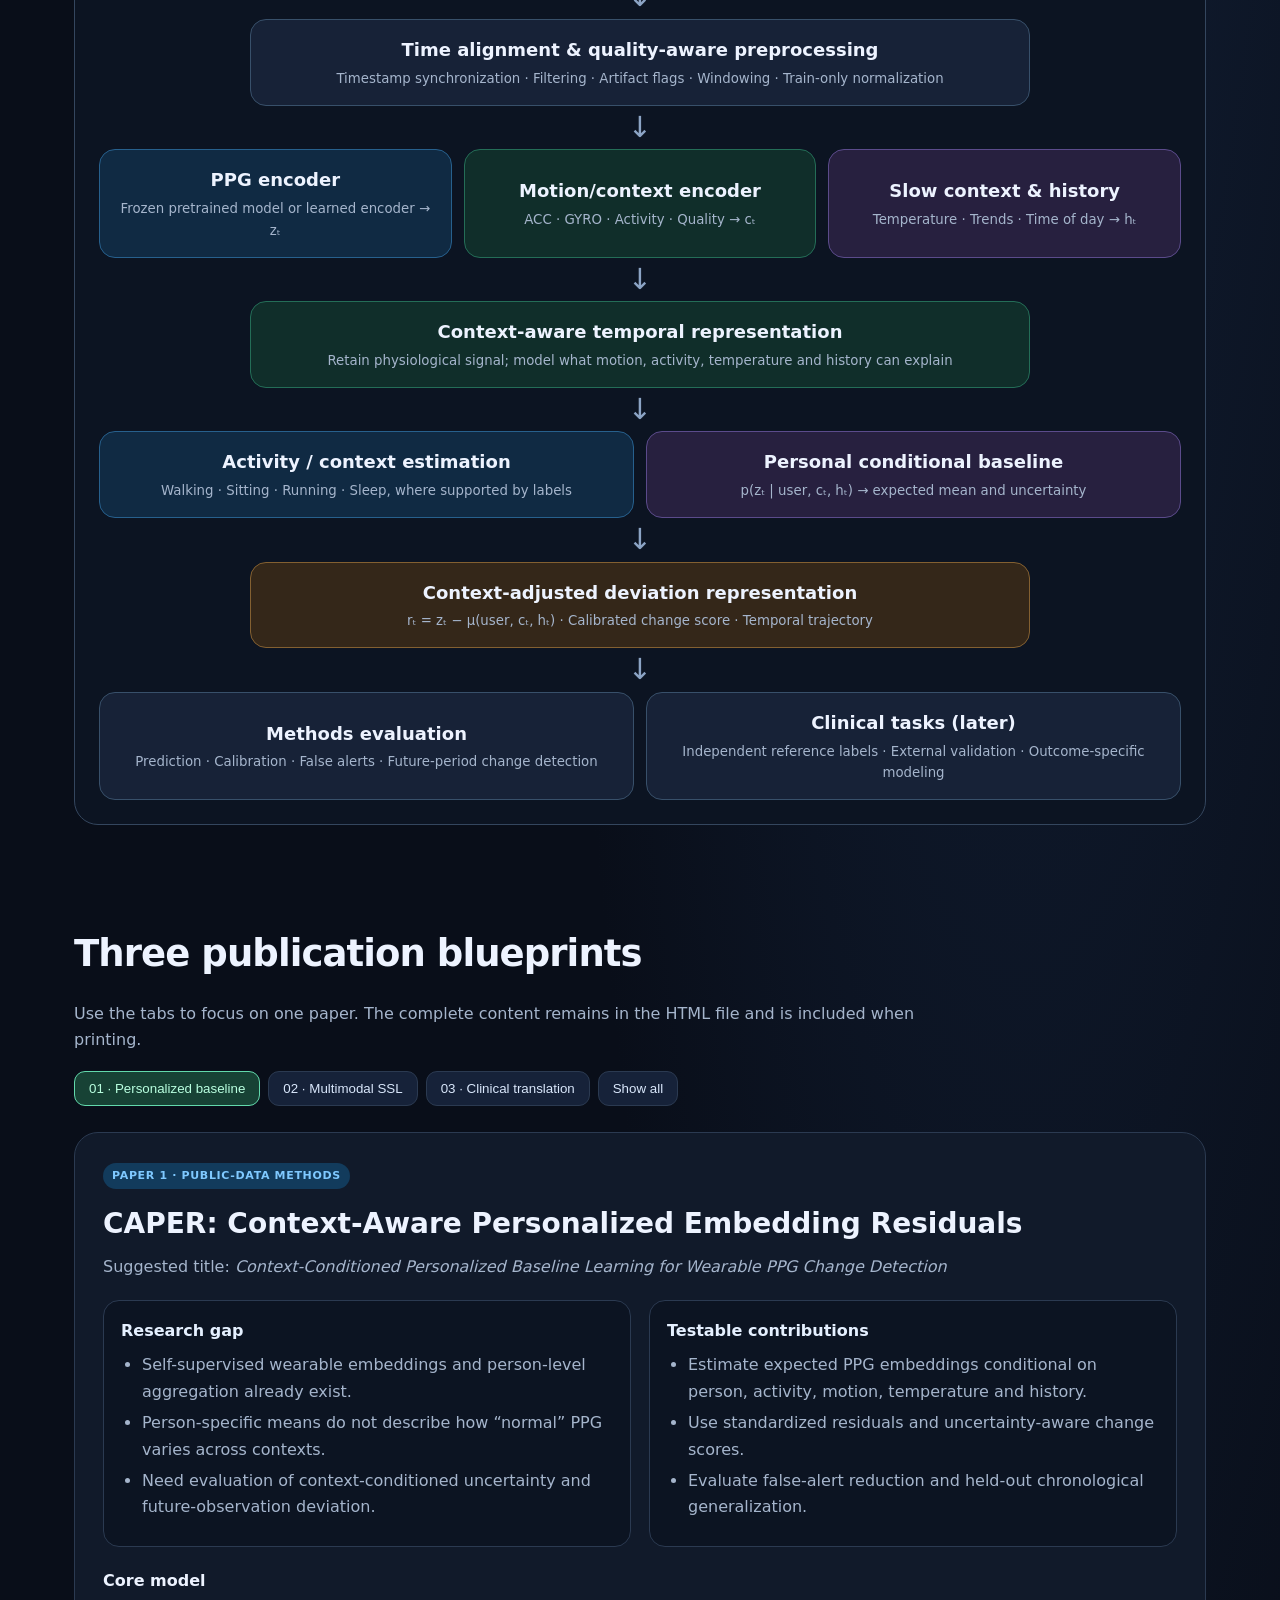
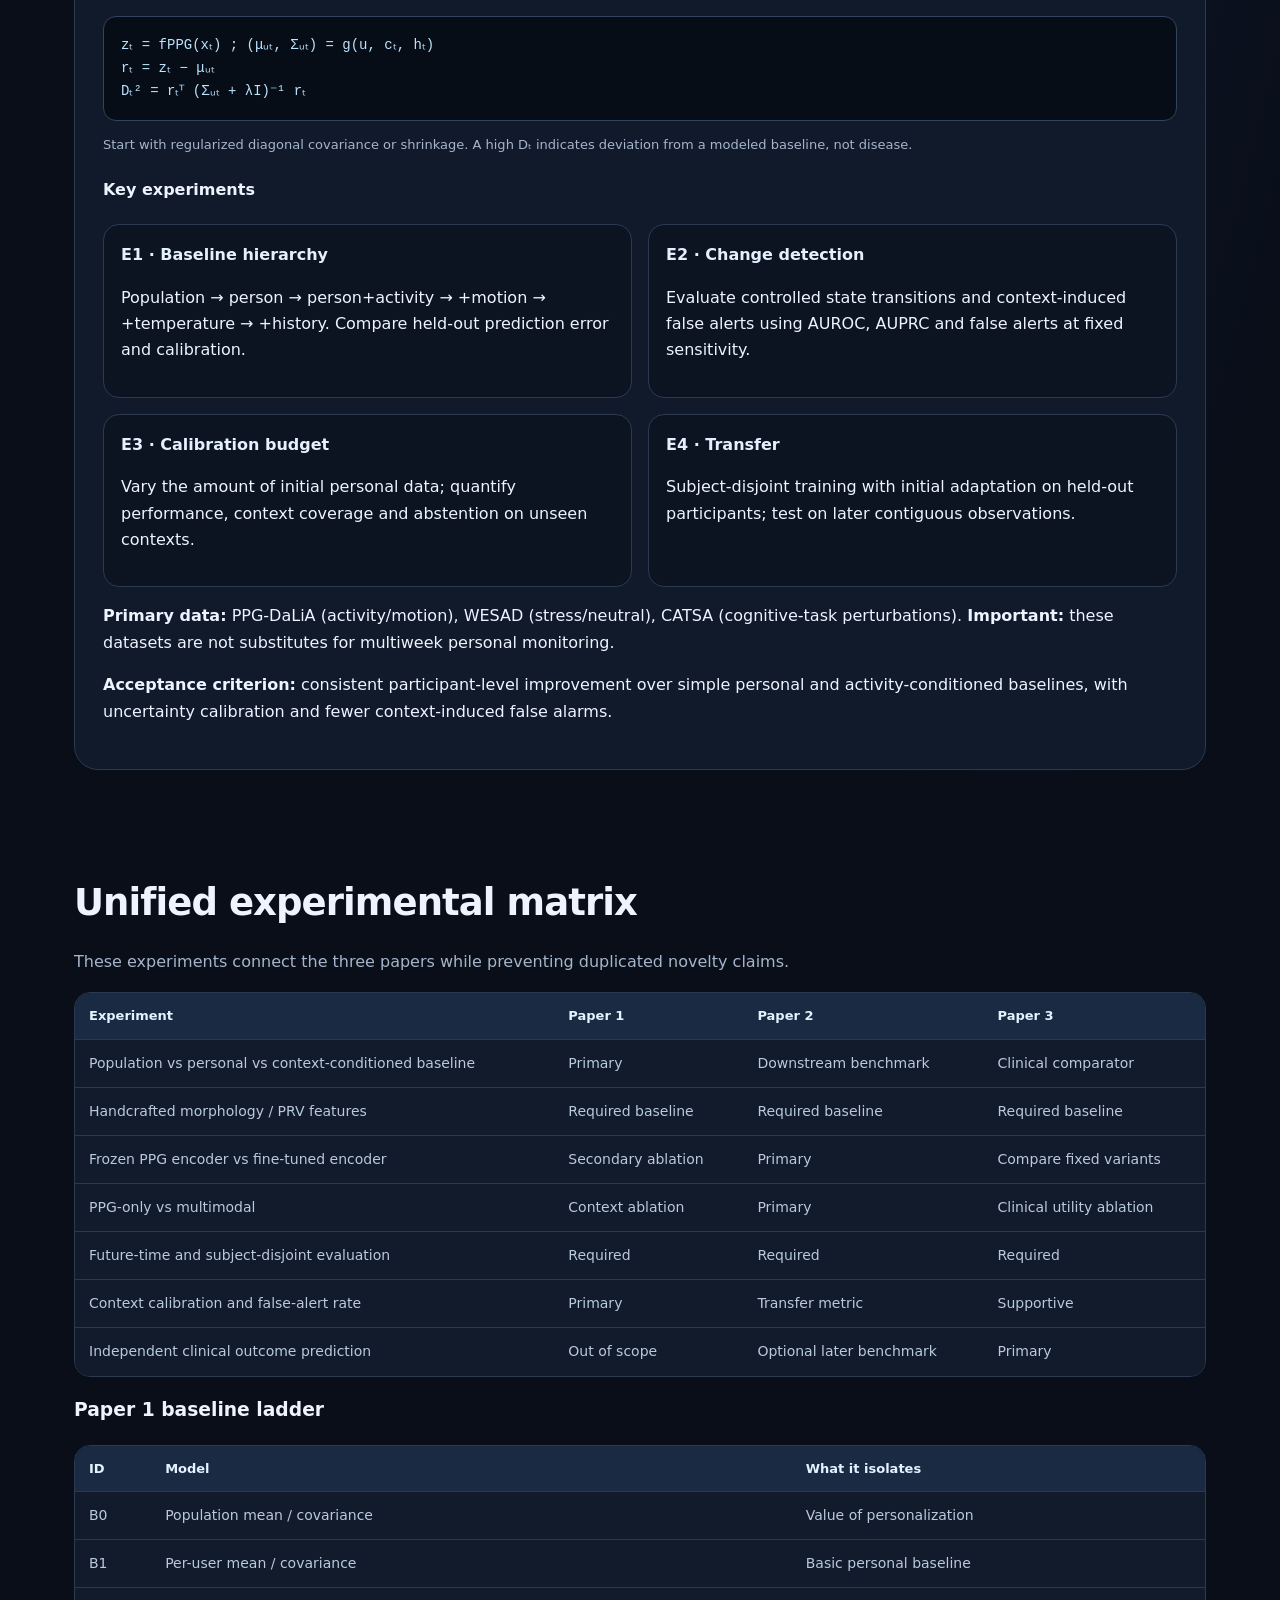
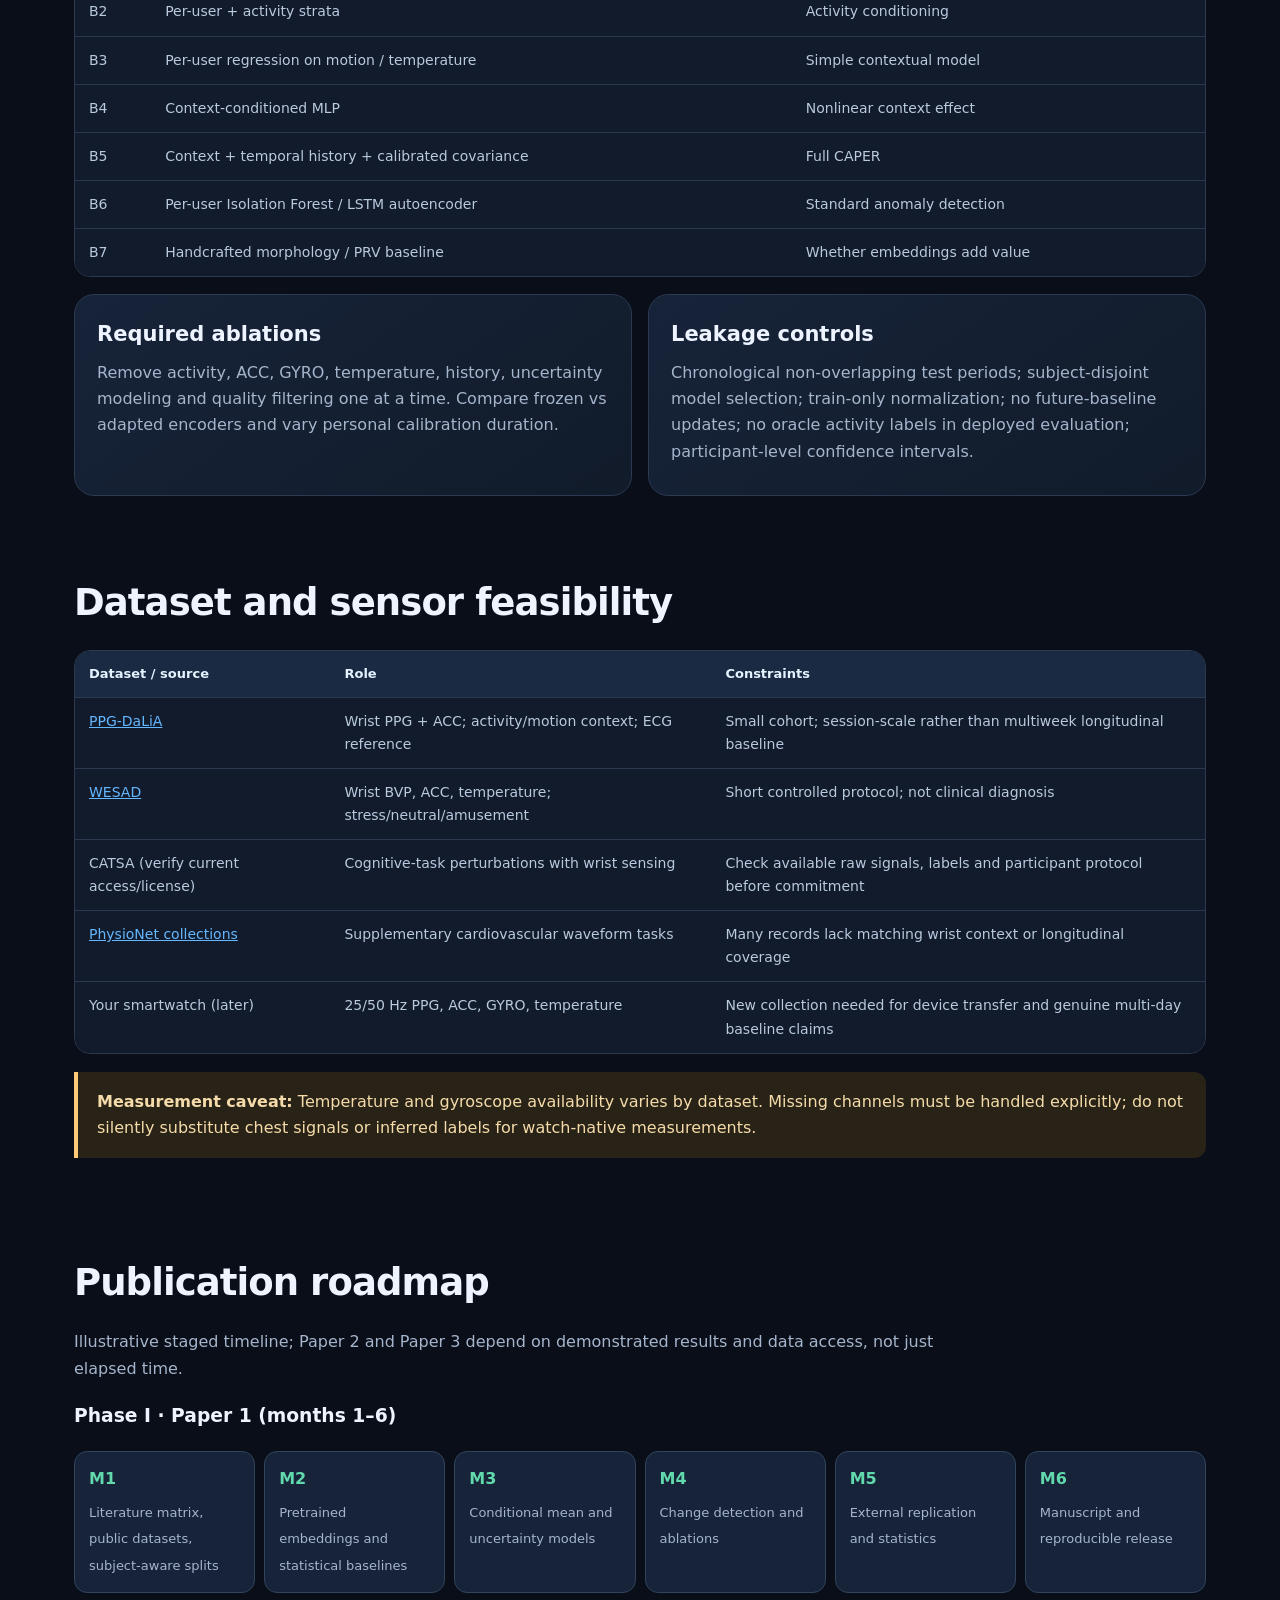
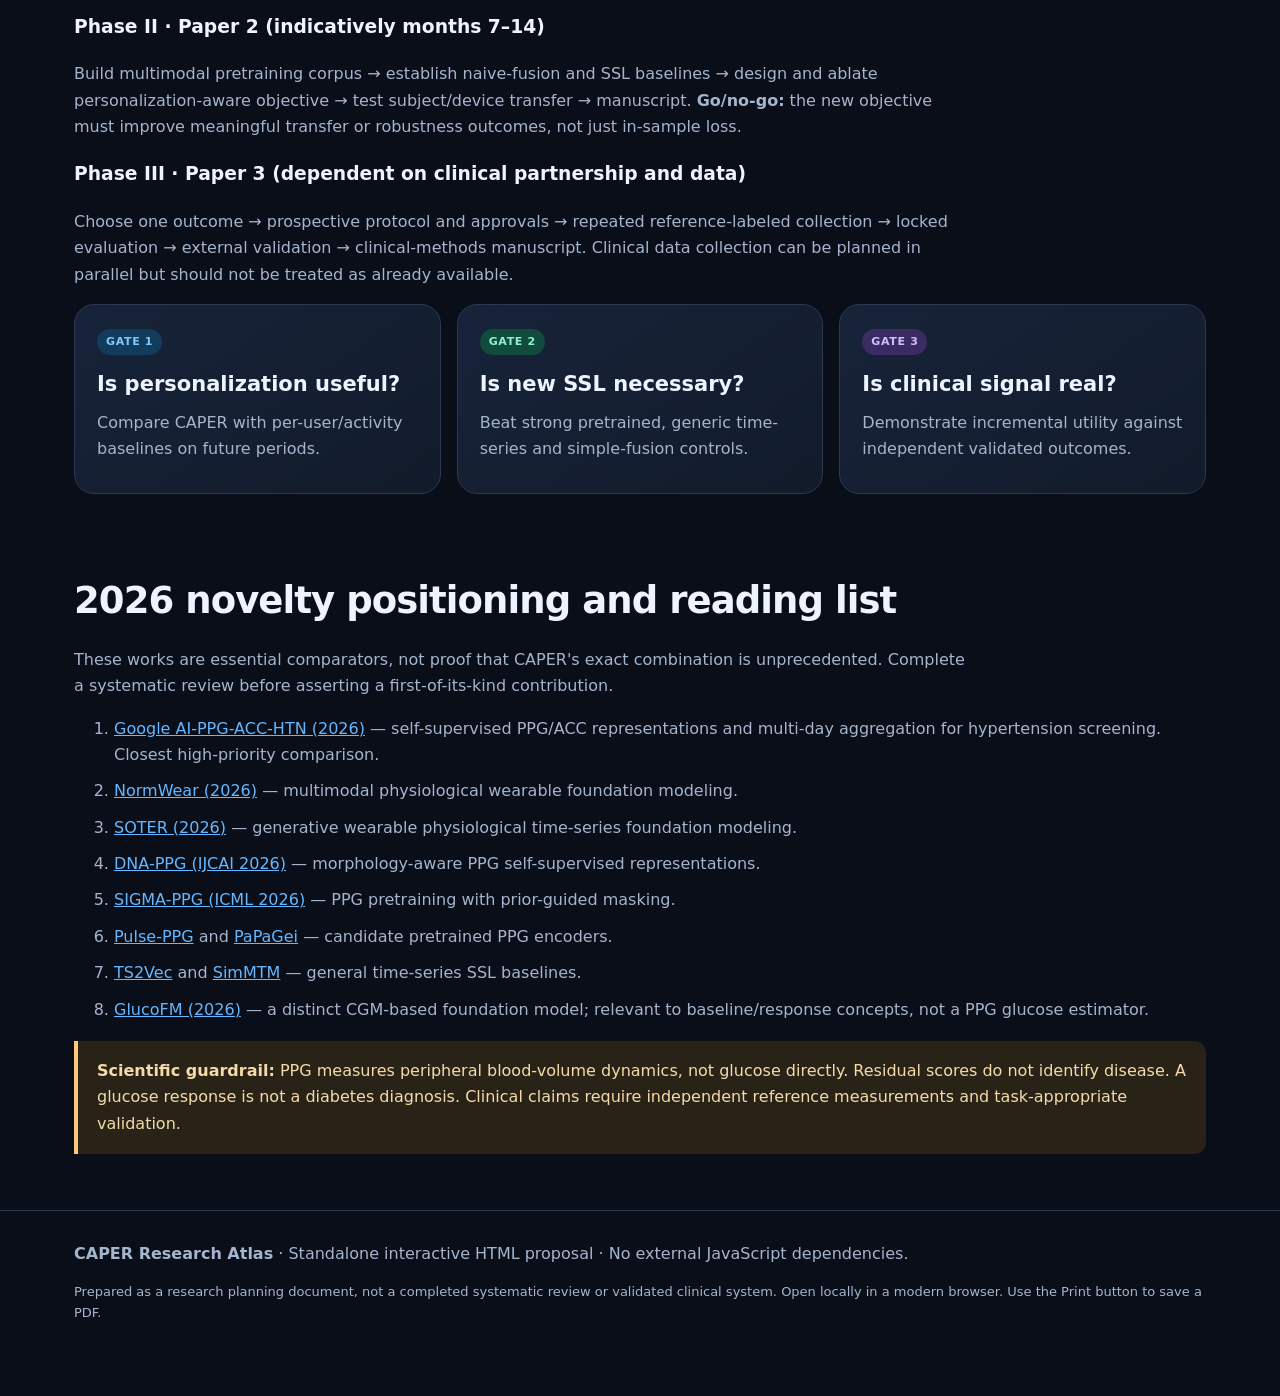
<file: PPG Signal Processing/Sensor Baseline Estimation/PPG-Foundation-Model/CAPER_Three_Paper_Research_Program.html>
<!doctype html><html lang="en"><head><meta charset="utf-8"><meta name="viewport" content="width=device-width, initial-scale=1"><meta name="theme-color" content="#0a0f1b"><title>CAPER | Three-Paper Research Program</title><style>
:root{--bg:#090e19;--panel:#121b2b;--panel2:#172338;--line:#2b3a51;--text:#edf3ff;--muted:#a5b5cc;--blue:#65b7ff;--green:#62d9ac;--purple:#b9a1ff;--amber:#ffc977;--pink:#ff93b2}*{box-sizing:border-box}html{scroll-behavior:smooth}body{margin:0;background:radial-gradient(ellipse at 80% 0%,#14233c 0,transparent 37%),var(--bg);color:var(--text);font:16px/1.65 system-ui,-apple-system,Segoe UI,Arial,sans-serif}a{color:var(--blue)}.wrap{max-width:1180px;margin:auto;padding:0 24px}.nav{position:sticky;top:0;z-index:10;background:#0b1220e8;backdrop-filter:blur(14px);border-bottom:1px solid var(--line)}.navinner{display:flex;align-items:center;justify-content:space-between;gap:16px;padding:13px 0}.brand{font-weight:850;letter-spacing:.07em}.navlinks{display:flex;gap:10px;flex-wrap:wrap}.navlinks a,.btn{border:1px solid var(--line);background:#172237;border-radius:12px;padding:7px 12px;text-decoration:none;color:var(--text);font-size:13px;cursor:pointer}.navlinks a:hover,.btn:hover{border-color:var(--blue)}header{padding:75px 0 36px}.eyebrow{font-size:12px;letter-spacing:.16em;text-transform:uppercase;color:var(--green);font-weight:800}.hero h1{font-size:clamp(36px,6vw,68px);line-height:1.09;letter-spacing:-.045em;margin:14px 0 19px;max-width:930px}.lead{color:var(--muted);font-size:19px;max-width:850px}.chips{display:flex;gap:9px;flex-wrap:wrap;margin:25px 0}.chip{border:1px solid #38506b;background:#17273b;padding:6px 11px;border-radius:999px;font-size:12px;color:#c5dcf8}.section{padding:38px 0;scroll-margin-top:85px}.section h2{font-size:clamp(27px,3vw,37px);letter-spacing:-.025em;margin:0 0 8px}.section>p,.section .intro{color:var(--muted);max-width:900px}.grid{display:grid;grid-template-columns:repeat(3,1fr);gap:16px}.grid.two{grid-template-columns:repeat(2,1fr)}.card{background:linear-gradient(145deg,#172339,#111b2a);border:1px solid var(--line);border-radius:20px;padding:22px;min-width:0}.card h3{margin:0 0 8px;font-size:21px}.card p{color:var(--muted);margin:8px 0}.tag{display:inline-block;font-size:11px;letter-spacing:.06em;font-weight:800;border-radius:999px;padding:4px 9px;margin-bottom:12px}.b{background:#123b5c;color:#7fc9ff}.g{background:#104b3e;color:#8ff1c9}.p{background:#3a2c62;color:#d2bcff}.a{background:#523a19;color:#ffd68d}.accent-blue{border-top:3px solid var(--blue)}.accent-green{border-top:3px solid var(--green)}.accent-purple{border-top:3px solid var(--purple)}.diagram{background:#0c1422;border:1px solid #34465e;border-radius:24px;padding:24px;margin:22px 0}.diagram-title{text-align:center;font-weight:800;margin-bottom:18px}.node{border:1px solid #38506a;background:#172237;border-radius:16px;padding:15px 17px;text-align:center;margin:auto;max-width:780px}.node strong{display:block;font-size:18px}.node small{display:block;color:var(--muted);margin-top:3px}.node.blue{background:#102a43;border-color:#27608d}.node.green{background:#102e2a;border-color:#246d57}.node.purple{background:#27203f;border-color:#5b4b8b}.node.amber{background:#342719;border-color:#836031}.arrow{text-align:center;color:#8ca4c5;font-size:29px;line-height:1.5}.branches{display:grid;grid-template-columns:repeat(2,1fr);gap:12px;align-items:stretch}.branches.three{grid-template-columns:repeat(3,1fr)}.branches .node{width:100%;height:100%;display:flex;flex-direction:column;justify-content:center}.flowlabel{text-align:center;font-size:12px;color:var(--muted);margin:8px 0}.paper{border:1px solid var(--line);background:#111a2a;border-radius:24px;margin:26px 0;padding:28px;scroll-margin-top:90px}.paper h3{font-size:28px;margin:0 0 6px}.paper .subtitle{color:var(--muted);font-size:16px;margin:0 0 20px}.paper-head{display:flex;align-items:flex-start;justify-content:space-between;gap:15px;flex-wrap:wrap}.columns{display:grid;grid-template-columns:1fr 1fr;gap:18px}.mini{background:#0c1422;border:1px solid var(--line);border-radius:16px;padding:17px}.mini h4{margin:0 0 8px;color:#e5f0ff}.mini ul{margin:8px 0;padding-left:21px;color:var(--muted)}.mini li{margin-bottom:5px}.formula{background:#070d17;border:1px solid #31435d;border-radius:13px;padding:17px;overflow-x:auto;font-family:ui-monospace,Consolas,monospace;color:#bce3ff;font-size:14px}.tablewrap{overflow:auto;border:1px solid var(--line);border-radius:16px;margin:17px 0}table{border-collapse:collapse;width:100%;min-width:620px;background:#111b2b}th,td{padding:12px 14px;border-bottom:1px solid #2b3950;text-align:left;vertical-align:top}th{background:#1a2a42;color:#e5f2ff;font-size:13px}td{color:#b9c9de;font-size:14px}tr:last-child td{border-bottom:0}.callout{border-left:4px solid var(--amber);background:#292317;padding:17px 19px;border-radius:0 12px 12px 0;margin:18px 0;color:#f5dba9}.roadmap{display:grid;grid-template-columns:repeat(6,1fr);gap:9px}.month{background:#172338;border:1px solid #30445e;border-radius:13px;padding:14px;min-height:130px}.month b{display:block;color:var(--green);margin-bottom:7px}.month span{font-size:13px;color:var(--muted)}.refs li{margin:10px 0;color:var(--muted)}.small{font-size:13px;color:var(--muted)}.footer{border-top:1px solid var(--line);padding:30px 0 60px;color:var(--muted)}.toggle{display:flex;gap:8px;flex-wrap:wrap;margin:18px 0}.toggle button{border:1px solid var(--line);background:#162239;color:#d9e7fb;border-radius:11px;padding:9px 14px;cursor:pointer}.toggle button.active{border-color:var(--green);background:#174235;color:#b9ffe0}.view[hidden]{display:none}.printnote{font-size:12px;color:var(--muted)}@media(max-width:850px){.grid,.grid.two,.columns{grid-template-columns:1fr}.roadmap{grid-template-columns:repeat(3,1fr)}.branches.three{grid-template-columns:1fr}.navinner{align-items:flex-start;flex-direction:column}.navlinks{gap:5px}.navlinks a{padding:5px 8px}.paper{padding:17px}.diagram{padding:13px}}@media(max-width:550px){.branches{grid-template-columns:1fr}.roadmap{grid-template-columns:repeat(2,1fr)}.wrap{padding:0 15px}header{padding-top:43px}.lead{font-size:16px}}@media print{body{background:white;color:#111;font-size:12px}.nav,.toggle,.printnote{display:none}.card,.paper,.diagram,.mini,.node,.month{background:white!important;color:#111;border-color:#bbb;break-inside:avoid}.section{padding:15px 0}.paper{break-before:page}.lead,.card p,.mini li,td,.small,.subtitle{color:#333!important}.formula{color:#111;background:#eee}.view[hidden]{display:block}}
</style></head><body><nav class="nav"><div class="wrap navinner"><div class="brand">◈ CAPER <span style="color:var(--muted);font-weight:400">/ Research Atlas</span></div><div class="navlinks"><a href="#overview">Overview</a><a href="#architecture">Architecture</a><a href="#papers">3 Papers</a><a href="#experiments">Experiments</a><a href="#roadmap">Roadmap</a><a href="#references">Literature</a></div></div></nav><header class="wrap hero"><div class="eyebrow">Research proposal · Version 1.0 · November 2026</div><h1>Personalized physiology from <span style="color:var(--blue)">wearable signals.</span></h1><p class="lead">A publication-oriented, three-paper program connecting context-aware PPG baselines, self-supervised multimodal representation learning, and clinically validated within-person change modeling.</p><div class="chips"><span class="chip">Personalization first</span><span class="chip">Public datasets first</span><span class="chip">Methods-focused publications</span><span class="chip">PPG 25 / 50 Hz target</span><span class="chip">ACC · GYRO · Temperature</span></div><a class="btn" href="#papers">Explore the three papers ↓</a> <button class="btn" onclick="window.print()">Print / Save as PDF</button></header>
<main class="wrap"><section class="section" id="overview"><h2>The research program at a glance</h2><p class="intro">Three linked papers, but each must answer a separate research question. The first is designed for public-data feasibility; the third is conditional on collecting appropriately validated clinical measurements.</p><div class="grid"><article class="card accent-blue"><span class="tag b">PAPER 01 · FIRST PRIORITY</span><h3>CAPER Baselines</h3><p>Learn a person's expected PPG embedding conditioned on activity, motion, temperature, quality and history; detect deviations with calibrated uncertainty.</p><p><b>Evidence:</b> context-matched residuals, fewer false alerts, future-time generalization.</p></article><article class="card accent-green"><span class="tag g">PAPER 02 · MODEL METHODS</span><h3>Multimodal SSL</h3><p>Learn representations from synchronized PPG, accelerometer, gyroscope and temperature, emphasizing physiological content, contextual effects and personal adaptation.</p><p><b>Evidence:</b> robust transfer and improved personalized downstream tasks versus strong SSL baselines.</p></article><article class="card accent-purple"><span class="tag p">PAPER 03 · CLINICAL TRANSLATION</span><h3>Response Modeling</h3><p>Model repeated within-person physiological trajectories after well-defined exposures or interventions using independent reference outcomes.</p><p><b>Evidence:</b> prospective, participant-disjoint, clinically meaningful validation.</p></article></div><div class="callout"><b>Unifying thesis:</b> A useful personalized wearable model should distinguish <i>expected context-dependent variation</i> from <i>unexpected physiological change</i>—without treating every embedding deviation as a disease signal.</div></section>
<section class="section" id="architecture"><h2>Visual architecture</h2><p class="intro">The following diagram separates signal representation, contextual explanation, personalization, and clinical prediction. Unlike a generic “fusion → activity + baseline” diagram, it makes the conditional baseline and residual explicit.</p><div class="diagram"><div class="diagram-title">End-to-end research architecture</div><div class="node"><strong>Wearable sensor streams</strong><small>PPG (25 / 50 Hz) · Accelerometer · Gyroscope · Skin temperature · Device metadata</small></div><div class="arrow">↓</div><div class="node"><strong>Time alignment & quality-aware preprocessing</strong><small>Timestamp synchronization · Filtering · Artifact flags · Windowing · Train-only normalization</small></div><div class="arrow">↓</div><div class="branches three"><div class="node blue"><strong>PPG encoder</strong><small>Frozen pretrained model or learned encoder → zₜ</small></div><div class="node green"><strong>Motion/context encoder</strong><small>ACC · GYRO · Activity · Quality → cₜ</small></div><div class="node purple"><strong>Slow context & history</strong><small>Temperature · Trends · Time of day → hₜ</small></div></div><div class="arrow">↓</div><div class="node green"><strong>Context-aware temporal representation</strong><small>Retain physiological signal; model what motion, activity, temperature and history can explain</small></div><div class="arrow">↓</div><div class="branches"><div class="node blue"><strong>Activity / context estimation</strong><small>Walking · Sitting · Running · Sleep, where supported by labels</small></div><div class="node purple"><strong>Personal conditional baseline</strong><small>p(zₜ | user, cₜ, hₜ) → expected mean and uncertainty</small></div></div><div class="arrow">↓</div><div class="node amber"><strong>Context-adjusted deviation representation</strong><small>rₜ = zₜ − μ(user, cₜ, hₜ) · Calibrated change score · Temporal trajectory</small></div><div class="arrow">↓</div><div class="branches"><div class="node"><strong>Methods evaluation</strong><small>Prediction · Calibration · False alerts · Future-period change detection</small></div><div class="node"><strong>Clinical tasks (later)</strong><small>Independent reference labels · External validation · Outcome-specific modeling</small></div></div></div></section>
<section class="section" id="papers"><h2>Three publication blueprints</h2><p class="intro">Use the tabs to focus on one paper. The complete content remains in the HTML file and is included when printing.</p><div class="toggle" role="group" aria-label="Select paper"><button class="active" data-paper="p1" onclick="selectPaper('p1')">01 · Personalized baseline</button><button data-paper="p2" onclick="selectPaper('p2')">02 · Multimodal SSL</button><button data-paper="p3" onclick="selectPaper('p3')">03 · Clinical translation</button><button onclick="selectPaper('all')" data-paper="all">Show all</button></div>
<article class="paper view" id="p1"><div class="paper-head"><div><span class="tag b">PAPER 1 · PUBLIC-DATA METHODS</span><h3>CAPER: Context-Aware Personalized Embedding Residuals</h3><p class="subtitle">Suggested title: <i>Context-Conditioned Personalized Baseline Learning for Wearable PPG Change Detection</i></p></div></div><div class="columns"><div class="mini"><h4>Research gap</h4><ul><li>Self-supervised wearable embeddings and person-level aggregation already exist.</li><li>Person-specific means do not describe how “normal” PPG varies across contexts.</li><li>Need evaluation of context-conditioned uncertainty and future-observation deviation.</li></ul></div><div class="mini"><h4>Testable contributions</h4><ul><li>Estimate expected PPG embeddings conditional on person, activity, motion, temperature and history.</li><li>Use standardized residuals and uncertainty-aware change scores.</li><li>Evaluate false-alert reduction and held-out chronological generalization.</li></ul></div></div><h4>Core model</h4><div class="formula">zₜ = fPPG(xₜ) ; (μᵤₜ, Σᵤₜ) = g(u, cₜ, hₜ)<br>rₜ = zₜ − μᵤₜ<br>Dₜ² = rₜᵀ (Σᵤₜ + λI)⁻¹ rₜ</div><p class="small">Start with regularized diagonal covariance or shrinkage. A high Dₜ indicates deviation from a modeled baseline, not disease.</p><h4>Key experiments</h4><div class="grid two"><div class="mini"><h4>E1 · Baseline hierarchy</h4><p>Population → person → person+activity → +motion → +temperature → +history. Compare held-out prediction error and calibration.</p></div><div class="mini"><h4>E2 · Change detection</h4><p>Evaluate controlled state transitions and context-induced false alerts using AUROC, AUPRC and false alerts at fixed sensitivity.</p></div><div class="mini"><h4>E3 · Calibration budget</h4><p>Vary the amount of initial personal data; quantify performance, context coverage and abstention on unseen contexts.</p></div><div class="mini"><h4>E4 · Transfer</h4><p>Subject-disjoint training with initial adaptation on held-out participants; test on later contiguous observations.</p></div></div><p><b>Primary data:</b> PPG-DaLiA (activity/motion), WESAD (stress/neutral), CATSA (cognitive-task perturbations). <b>Important:</b> these datasets are not substitutes for multiweek personal monitoring.</p><p><b>Acceptance criterion:</b> consistent participant-level improvement over simple personal and activity-conditioned baselines, with uncertainty calibration and fewer context-induced false alarms.</p></article>
<article class="paper view" id="p2" hidden><span class="tag g">PAPER 2 · REPRESENTATION METHODS</span><h3>Personalization-Aware Multimodal Wearable SSL</h3><p class="subtitle">Suggested title: <i>Learning Context-Separable Physiological Representations from Multimodal Wearable Signals</i></p><div class="columns"><div class="mini"><h4>Research gap</h4><ul><li>Generic PPG SSL and multimodal wearable foundation models are established directions.</li><li>Simple fusion may encode motion artifacts rather than physiological information.</li><li>The useful question is whether SSL can support both contextual explanation and sensitive within-person change detection.</li></ul></div><div class="mini"><h4>Potential contributions (to validate)</h4><ul><li>Quality-aware, asynchronous multimodal pretraining.</li><li>Complementary physiology-sensitive and context-sensitive representation paths.</li><li>Objectives for context prediction, masked reconstruction and future latent prediction.</li><li>Personalization-aware transfer, not generic benchmark accuracy alone.</li></ul></div></div><div class="diagram"><div class="diagram-title">Paper 2 training concept</div><div class="branches three"><div class="node blue"><strong>PPG windows</strong><small>Waveform morphology · Quality</small></div><div class="node green"><strong>ACC / GYRO</strong><small>Motion and activity context</small></div><div class="node purple"><strong>Temperature</strong><small>Slow context, sampled at its native cadence</small></div></div><div class="arrow">↓</div><div class="node"><strong>Modality-specific encoders + missing-modality masks</strong><small>Time-aware fusion; preserve modality-specific information</small></div><div class="arrow">↓</div><div class="branches"><div class="node blue"><strong>Physiology-sensitive embedding</strong><small>Preserve waveform and state-change information</small></div><div class="node green"><strong>Context embedding</strong><small>Explain movement, activity and slow context</small></div></div><div class="arrow">↓</div><div class="node amber"><strong>Multi-objective self-supervision</strong><small>Masked reconstruction + temporal prediction + cross-modal context prediction + conditional invariance tests</small></div></div><div class="formula">L = α Lmasked + β Ltemporal + γ Lcross-modal + δ Lcontext-robust<br>Each term is separately ablated; “disentanglement” must be empirically tested.</div><p><b>Baselines:</b> PPG-only frozen encoder; TS2Vec; SimMTM; naive concatenation; late fusion; shared Transformer; feature-level fusion; context-only model. Include simple PPG morphology and pulse-rate variability features.</p><p><b>Key evaluations:</b> activity recognition, signal-quality robustness, held-out participant transfer, missing-modality resilience, device/sample-rate shift, and Paper 1 baseline/change-detection performance.</p><div class="callout"><b>Novelty caution:</b> A new fusion Transformer plus standard SSL losses is not a sufficiently differentiated contribution. The paper needs a precise training objective or generalization property that strong multimodal baselines cannot achieve.</div></article>
<article class="paper view" id="p3" hidden><span class="tag p">PAPER 3 · CLINICAL METHODS + VALIDATION</span><h3>Personalized Physiological Response Modeling</h3><p class="subtitle">Suggested title: <i>Context-Adjusted Wearable Representation Trajectories for Within-Person Physiological Response Assessment</i></p><div class="columns"><div class="mini"><h4>Research gap</h4><ul><li>Wearable physiological changes are indirect and nonspecific.</li><li>Person-level disease classification can obscure response dynamics.</li><li>Need to test whether context-adjusted trajectories add predictive value beyond standard clinical and wearable features.</li></ul></div><div class="mini"><h4>Conditional contributions</h4><ul><li>Represent baseline → exposure → response → recovery trajectories.</li><li>Quantify subject-specific magnitude, duration and recovery.</li><li>Evaluate incremental clinical utility using independently measured outcomes.</li></ul></div></div><div class="diagram"><div class="diagram-title">Prospective response-study design</div><div class="node blue"><strong>Repeated pre-event baseline</strong><small>Stable recording context + validated reference measurements</small></div><div class="arrow">↓</div><div class="node amber"><strong>Predefined exposure / naturally observed event</strong><small>Clinically approved protocol; do not infer exposure from PPG alone</small></div><div class="arrow">↓</div><div class="node purple"><strong>Post-event response trajectory</strong><small>Deviation magnitude · Time to peak · Area under trajectory · Recovery</small></div><div class="arrow">↓</div><div class="node green"><strong>Independent reference outcome</strong><small>Validated CGM / blood glucose, ABPM / cuff BP, ECG or other task-appropriate ground truth</small></div></div><p><b>Choose one clinical endpoint first.</b> A glucose-associated response study requires validated glucose reference data and a suitable approved protocol; a blood-pressure study requires validated cuff/ABPM measurements. Do not use glucose-associated PPG deviations as evidence of glucose estimation without reference validation.</p><p><b>Baselines:</b> demographics + reference clinical predictors; raw PPG/HR/PRV features; population embeddings; per-person raw embeddings; CAPER residuals; context-only predictors; time-series response model without personalization.</p><p><b>Metrics:</b> task-specific error and calibration, participant-disjoint generalization, external validation, response timing, uncertainty, and incremental benefit beyond established predictors. Prespecify the endpoint and statistical plan.</p><div class="callout"><b>Data dependency:</b> Public stress/activity datasets cannot validate clinical disease detection. Paper 3 should begin only after ethics approval (where applicable), reference-measurement access, repeat observations and sufficient cohort design are established.</div></article></section>
<section class="section" id="experiments"><h2>Unified experimental matrix</h2><p class="intro">These experiments connect the three papers while preventing duplicated novelty claims.</p><div class="tablewrap"><table><thead><tr><th>Experiment</th><th>Paper 1</th><th>Paper 2</th><th>Paper 3</th></tr></thead><tbody><tr><td>Population vs personal vs context-conditioned baseline</td><td>Primary</td><td>Downstream benchmark</td><td>Clinical comparator</td></tr><tr><td>Handcrafted morphology / PRV features</td><td>Required baseline</td><td>Required baseline</td><td>Required baseline</td></tr><tr><td>Frozen PPG encoder vs fine-tuned encoder</td><td>Secondary ablation</td><td>Primary</td><td>Compare fixed variants</td></tr><tr><td>PPG-only vs multimodal</td><td>Context ablation</td><td>Primary</td><td>Clinical utility ablation</td></tr><tr><td>Future-time and subject-disjoint evaluation</td><td>Required</td><td>Required</td><td>Required</td></tr><tr><td>Context calibration and false-alert rate</td><td>Primary</td><td>Transfer metric</td><td>Supportive</td></tr><tr><td>Independent clinical outcome prediction</td><td>Out of scope</td><td>Optional later benchmark</td><td>Primary</td></tr></tbody></table></div><h3>Paper 1 baseline ladder</h3><div class="tablewrap"><table><thead><tr><th>ID</th><th>Model</th><th>What it isolates</th></tr></thead><tbody><tr><td>B0</td><td>Population mean / covariance</td><td>Value of personalization</td></tr><tr><td>B1</td><td>Per-user mean / covariance</td><td>Basic personal baseline</td></tr><tr><td>B2</td><td>Per-user + activity strata</td><td>Activity conditioning</td></tr><tr><td>B3</td><td>Per-user regression on motion / temperature</td><td>Simple contextual model</td></tr><tr><td>B4</td><td>Context-conditioned MLP</td><td>Nonlinear context effect</td></tr><tr><td>B5</td><td>Context + temporal history + calibrated covariance</td><td>Full CAPER</td></tr><tr><td>B6</td><td>Per-user Isolation Forest / LSTM autoencoder</td><td>Standard anomaly detection</td></tr><tr><td>B7</td><td>Handcrafted morphology / PRV baseline</td><td>Whether embeddings add value</td></tr></tbody></table></div><div class="grid two"><div class="card"><h3>Required ablations</h3><p>Remove activity, ACC, GYRO, temperature, history, uncertainty modeling and quality filtering one at a time. Compare frozen vs adapted encoders and vary personal calibration duration.</p></div><div class="card"><h3>Leakage controls</h3><p>Chronological non-overlapping test periods; subject-disjoint model selection; train-only normalization; no future-baseline updates; no oracle activity labels in deployed evaluation; participant-level confidence intervals.</p></div></div></section>
<section class="section" id="datasets"><h2>Dataset and sensor feasibility</h2><div class="tablewrap"><table><thead><tr><th>Dataset / source</th><th>Role</th><th>Constraints</th></tr></thead><tbody><tr><td><a href="https://archive.ics.uci.edu/dataset/495/ppg+dalia" target="_blank" rel="noopener">PPG-DaLiA</a></td><td>Wrist PPG + ACC; activity/motion context; ECG reference</td><td>Small cohort; session-scale rather than multiweek longitudinal baseline</td></tr><tr><td><a href="https://ubi29.informatik.uni-siegen.de/usi/data_wesad.html" target="_blank" rel="noopener">WESAD</a></td><td>Wrist BVP, ACC, temperature; stress/neutral/amusement</td><td>Short controlled protocol; not clinical diagnosis</td></tr><tr><td>CATSA (verify current access/license)</td><td>Cognitive-task perturbations with wrist sensing</td><td>Check available raw signals, labels and participant protocol before commitment</td></tr><tr><td><a href="https://physionet.org/" target="_blank" rel="noopener">PhysioNet collections</a></td><td>Supplementary cardiovascular waveform tasks</td><td>Many records lack matching wrist context or longitudinal coverage</td></tr><tr><td>Your smartwatch (later)</td><td>25/50 Hz PPG, ACC, GYRO, temperature</td><td>New collection needed for device transfer and genuine multi-day baseline claims</td></tr></tbody></table></div><div class="callout"><b>Measurement caveat:</b> Temperature and gyroscope availability varies by dataset. Missing channels must be handled explicitly; do not silently substitute chest signals or inferred labels for watch-native measurements.</div></section>
<section class="section" id="roadmap"><h2>Publication roadmap</h2><p class="intro">Illustrative staged timeline; Paper 2 and Paper 3 depend on demonstrated results and data access, not just elapsed time.</p><h3>Phase I · Paper 1 (months 1–6)</h3><div class="roadmap"><div class="month"><b>M1</b><span>Literature matrix, public datasets, subject-aware splits</span></div><div class="month"><b>M2</b><span>Pretrained embeddings and statistical baselines</span></div><div class="month"><b>M3</b><span>Conditional mean and uncertainty models</span></div><div class="month"><b>M4</b><span>Change detection and ablations</span></div><div class="month"><b>M5</b><span>External replication and statistics</span></div><div class="month"><b>M6</b><span>Manuscript and reproducible release</span></div></div><h3>Phase II · Paper 2 (indicatively months 7–14)</h3><p>Build multimodal pretraining corpus → establish naive-fusion and SSL baselines → design and ablate personalization-aware objective → test subject/device transfer → manuscript. <b>Go/no-go:</b> the new objective must improve meaningful transfer or robustness outcomes, not just in-sample loss.</p><h3>Phase III · Paper 3 (dependent on clinical partnership and data)</h3><p>Choose one outcome → prospective protocol and approvals → repeated reference-labeled collection → locked evaluation → external validation → clinical-methods manuscript. Clinical data collection can be planned in parallel but should not be treated as already available.</p><div class="grid three"><div class="card"><span class="tag b">GATE 1</span><h3>Is personalization useful?</h3><p>Compare CAPER with per-user/activity baselines on future periods.</p></div><div class="card"><span class="tag g">GATE 2</span><h3>Is new SSL necessary?</h3><p>Beat strong pretrained, generic time-series and simple-fusion controls.</p></div><div class="card"><span class="tag p">GATE 3</span><h3>Is clinical signal real?</h3><p>Demonstrate incremental utility against independent validated outcomes.</p></div></div></section>
<section class="section" id="references"><h2>2026 novelty positioning and reading list</h2><p class="intro">These works are essential comparators, not proof that CAPER's exact combination is unprecedented. Complete a systematic review before asserting a first-of-its-kind contribution.</p><ol class="refs"><li><a href="https://research.google/blog/detecting-signs-of-hypertension-using-wearable-sensors/" target="_blank" rel="noopener">Google AI-PPG-ACC-HTN (2026)</a> — self-supervised PPG/ACC representations and multi-day aggregation for hypertension screening. Closest high-priority comparison.</li><li><a href="https://doi.org/10.1145/3803808" target="_blank" rel="noopener">NormWear (2026)</a> — multimodal physiological wearable foundation modeling.</li><li><a href="https://arxiv.org/abs/2609.16804" target="_blank" rel="noopener">SOTER (2026)</a> — generative wearable physiological time-series foundation modeling.</li><li><a href="https://ijcai.org/proceedings/2026/777" target="_blank" rel="noopener">DNA-PPG (IJCAI 2026)</a> — morphology-aware PPG self-supervised representations.</li><li><a href="https://proceedings.mlr.press/v306/guo26a.html" target="_blank" rel="noopener">SIGMA-PPG (ICML 2026)</a> — PPG pretraining with prior-guided masking.</li><li><a href="https://arxiv.org/abs/2502.01108" target="_blank" rel="noopener">Pulse-PPG</a> and <a href="https://arxiv.org/abs/2410.20542" target="_blank" rel="noopener">PaPaGei</a> — candidate pretrained PPG encoders.</li><li><a href="https://arxiv.org/abs/2106.10466" target="_blank" rel="noopener">TS2Vec</a> and <a href="https://arxiv.org/abs/2302.00861" target="_blank" rel="noopener">SimMTM</a> — general time-series SSL baselines.</li><li><a href="https://research.google/blog/glucofm-foundation-model-for-continuous-glucose-monitoring/" target="_blank" rel="noopener">GlucoFM (2026)</a> — a distinct CGM-based foundation model; relevant to baseline/response concepts, not a PPG glucose estimator.</li></ol><div class="callout"><b>Scientific guardrail:</b> PPG measures peripheral blood-volume dynamics, not glucose directly. Residual scores do not identify disease. A glucose response is not a diabetes diagnosis. Clinical claims require independent reference measurements and task-appropriate validation.</div></section></main><footer class="footer"><div class="wrap"><b>CAPER Research Atlas</b> · Standalone interactive HTML proposal · No external JavaScript dependencies.<p class="small">Prepared as a research planning document, not a completed systematic review or validated clinical system. Open locally in a modern browser. Use the Print button to save a PDF.</p></div></footer><script>function selectPaper(id){document.querySelectorAll('.view').forEach(el=>{el.hidden=(id!=='all'&&el.id!==id)});document.querySelectorAll('[data-paper]').forEach(el=>el.classList.toggle('active',el.dataset.paper===id));} </script></body></html>
</file>
<file: Papers/Pulse-PPG/style.css>
:root{--bg:#f6f8fb;--panel:#fff;--ink:#172033;--muted:#596579;--line:#dce3ed;--accent:#2457a7;--accent2:#eaf1fc}
*{box-sizing:border-box}body{margin:0;background:var(--bg);color:var(--ink);font:16px/1.68 system-ui,-apple-system,"Segoe UI",sans-serif}
header{background:#13233e;color:white;padding:28px 20px}header .wrap,main,footer .wrap{max-width:1000px;margin:auto}
header h1{font-size:clamp(1.5rem,3vw,2.2rem);line-height:1.2;margin:0 0 8px}header p{margin:0;color:#d8e3f5}
main{padding:28px 20px 56px}article,.toc,.callout{background:var(--panel);border:1px solid var(--line);border-radius:14px;padding:clamp(18px,3vw,32px);box-shadow:0 4px 18px rgba(24,45,78,.04)}
h2{margin-top:1.8em;line-height:1.25}h2:first-child{margin-top:0}h3{margin-top:1.4em}p,li{max-width:85ch}a{color:var(--accent)}
nav.pager{display:flex;justify-content:space-between;gap:12px;margin:22px 0;flex-wrap:wrap}nav.pager a,.button{display:inline-block;padding:10px 15px;border:1px solid var(--line);border-radius:9px;background:white;text-decoration:none;font-weight:650}
nav.pager a:hover,.button:hover{background:var(--accent2)}ul,ol{padding-left:1.4rem}code{background:#eef2f7;padding:.12em .35em;border-radius:4px}
pre{background:#101827;color:#e7edf7;padding:16px;border-radius:10px;overflow:auto;line-height:1.5}pre code{background:none;padding:0;color:inherit}
.math{background:#f1f5fb;border-left:4px solid var(--accent);padding:12px 16px;margin:16px 0;overflow-x:auto;font-family:Georgia,serif}
table{border-collapse:collapse;width:100%;margin:18px 0;font-size:.94rem}th,td{border:1px solid var(--line);padding:9px 11px;text-align:left;vertical-align:top}th{background:#f0f4fa}
.callout{margin:18px 0;background:#f8fbff;border-color:#cbdaf0}.callout strong{color:#173e78}.small{color:var(--muted);font-size:.92rem}
.grid{display:grid;grid-template-columns:repeat(auto-fit,minmax(230px,1fr));gap:14px}.lesson-card{background:white;border:1px solid var(--line);border-radius:12px;padding:17px;text-decoration:none;color:inherit}
.lesson-card:hover{border-color:#8eacd9}.lesson-card strong{display:block;color:var(--accent);margin-bottom:5px}footer{padding:22px 20px;color:var(--muted);border-top:1px solid var(--line)}
@media(max-width:600px){body{font-size:15px}main{padding:16px 12px 40px}table{display:block;overflow-x:auto}}
</file>
